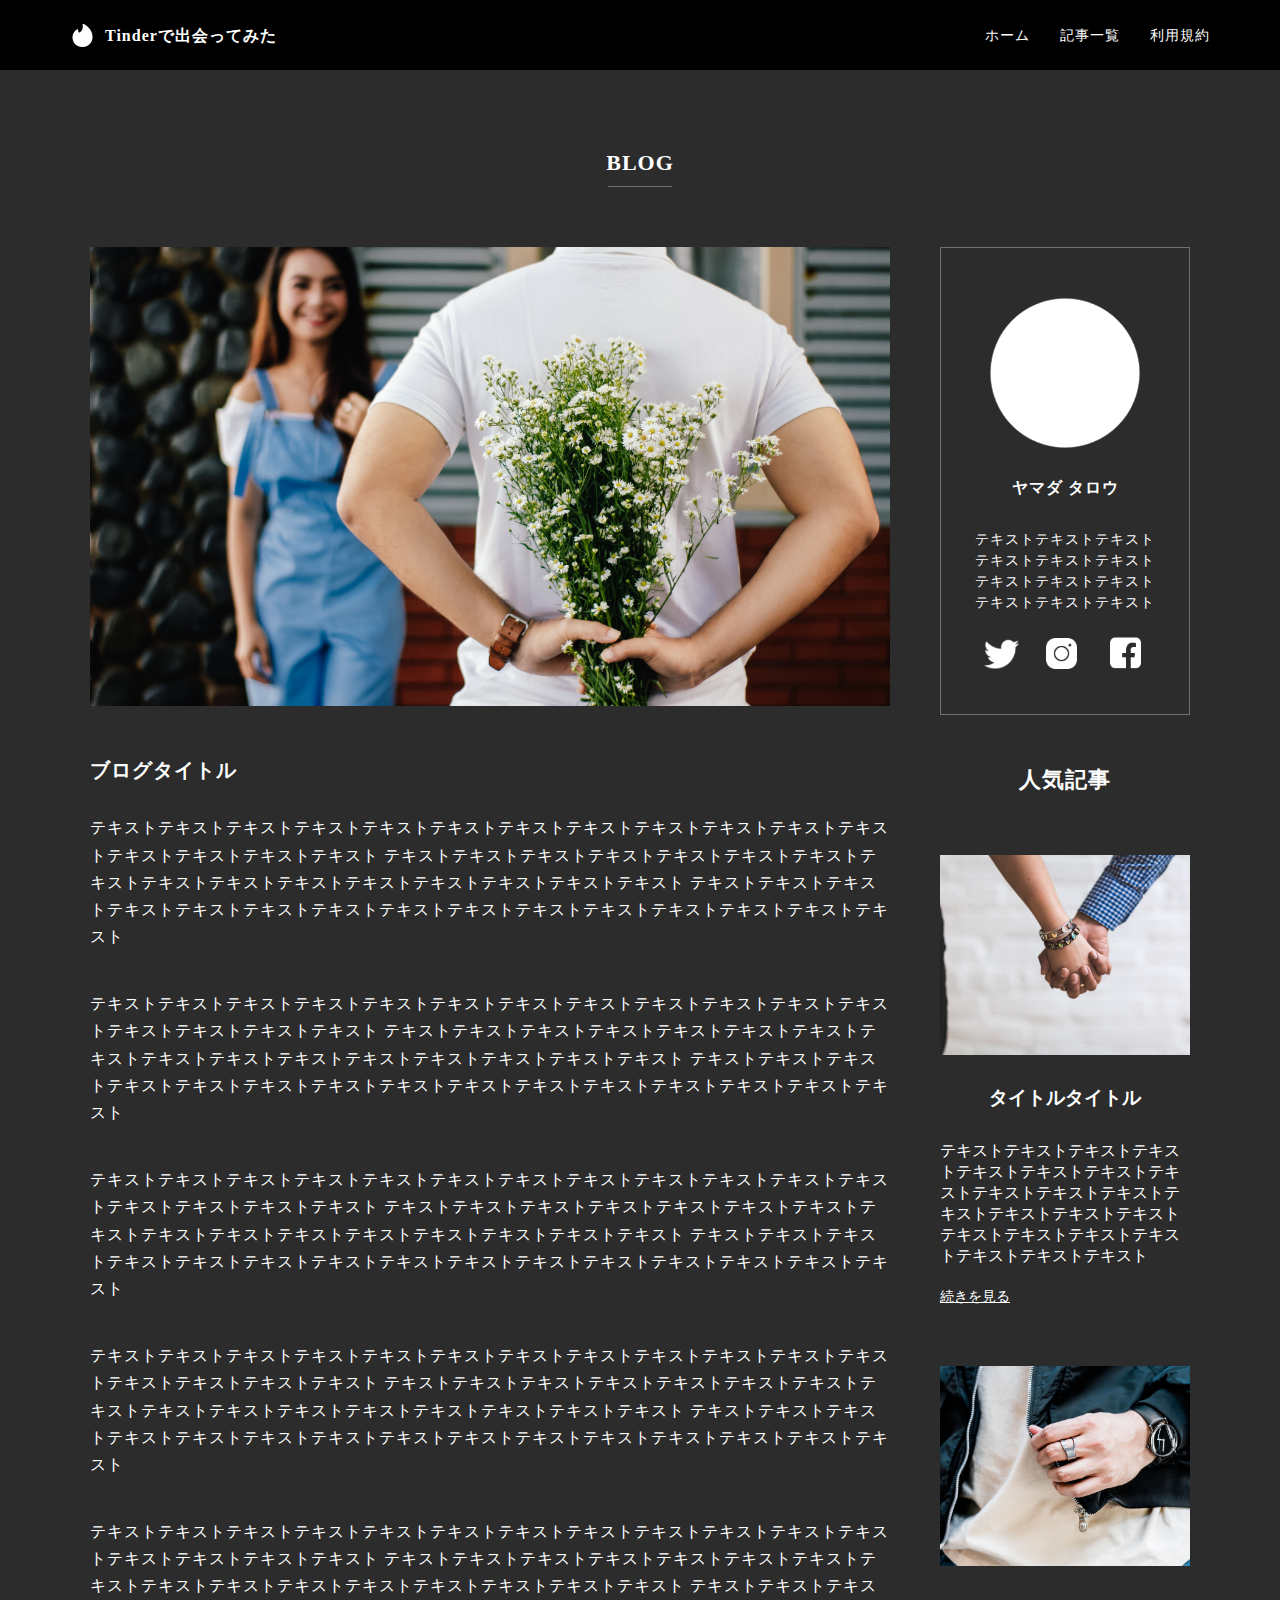
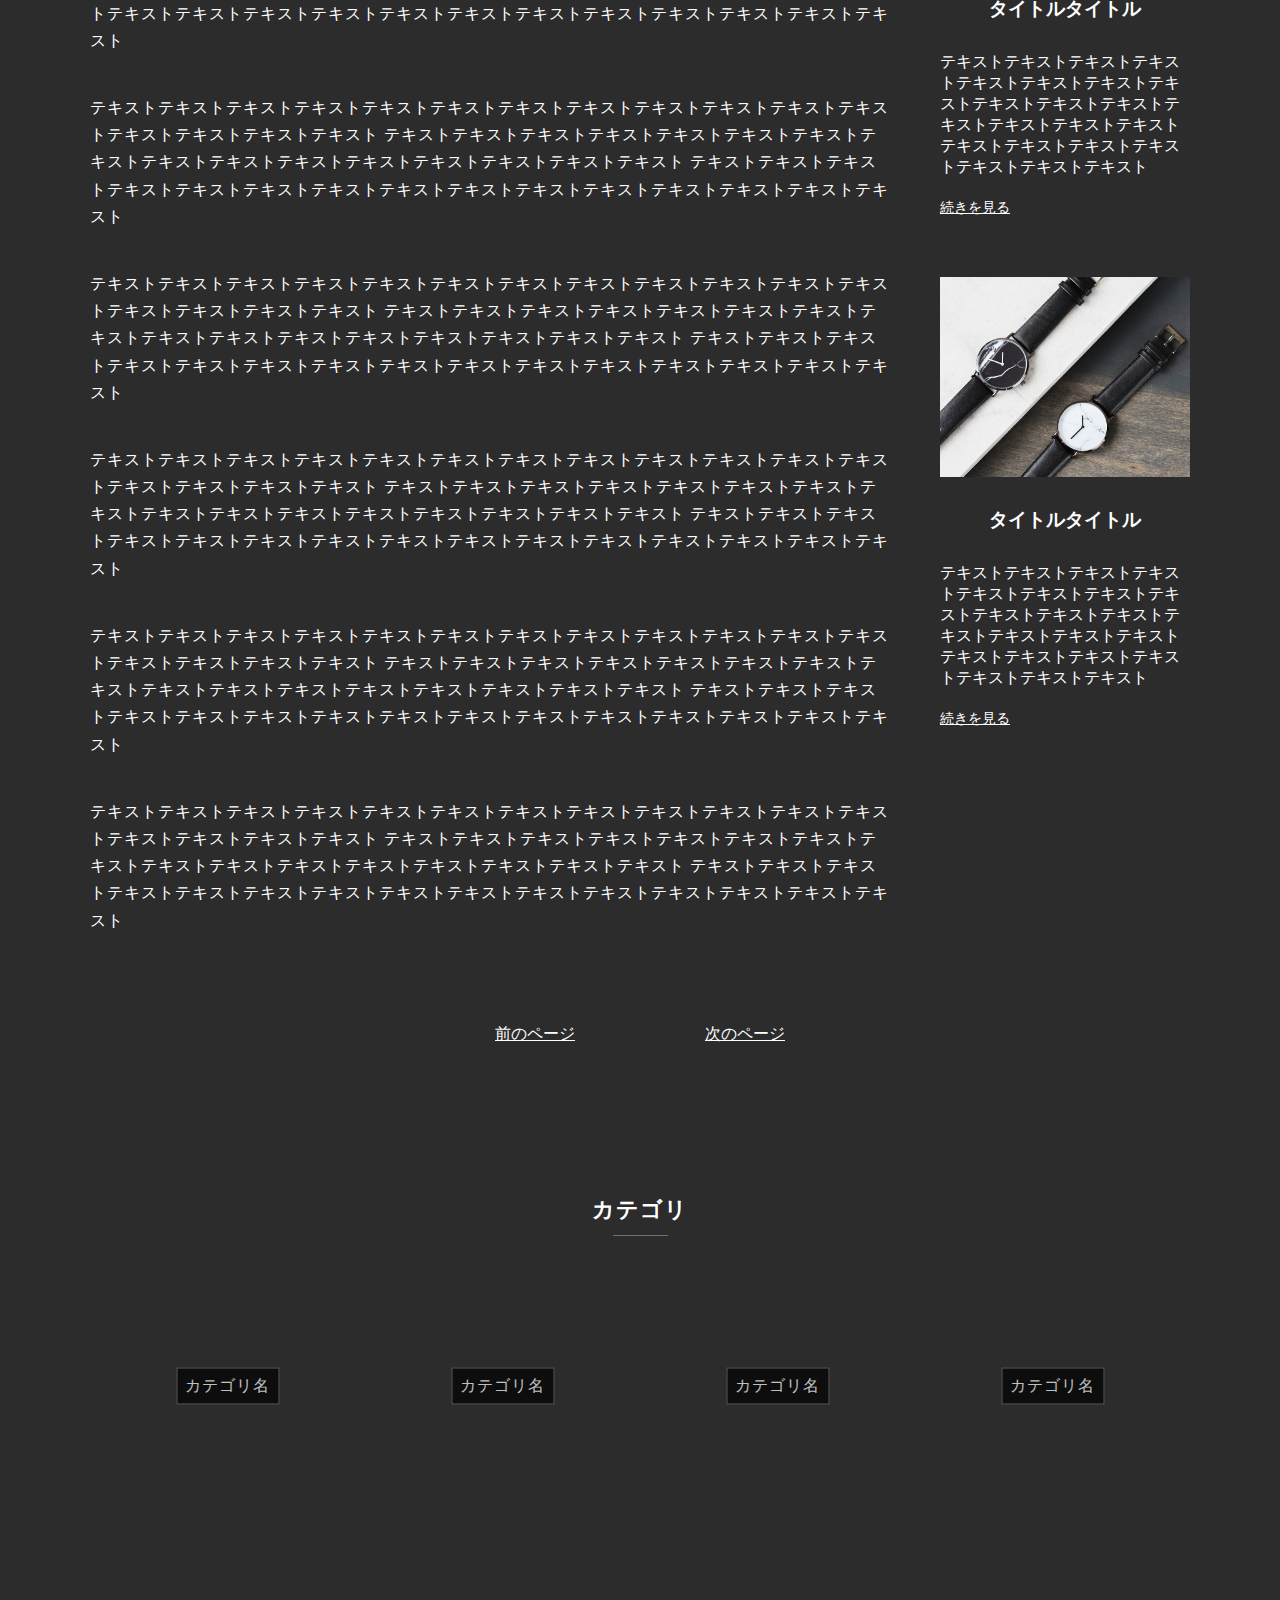
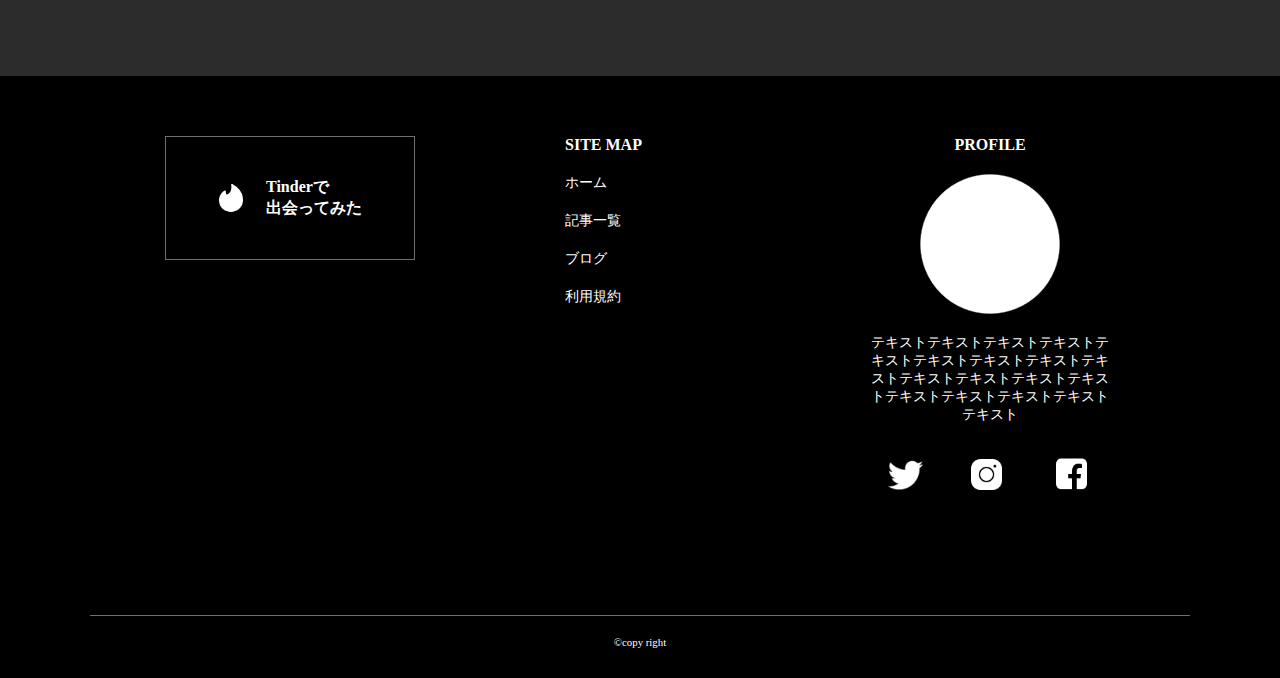
<file: blog.html>
<!DOCTYPE html>
<html lang="ja">
<head>
    <meta charset="UTF-8">
    <meta http-equiv="X-UA-Compatible" content="IE=edge">
    <meta name="viewport" content="width=device-width, initial-scale=1.0">
    <meta name="description" content="Tinderで出会ってみた">
    <link rel="stylesheet" href="reset.css">
    <link rel="stylesheet" href="style.css">
    <link rel="icon" href="https://yasu-works.github.io/coconara-works2/icons8.png">
    <!-- タイトル名 -->
    <title>BLOG|Tinderで出会ってみた</title>
    <script src="https://ajax.googleapis.com/ajax/libs/jquery/2.1.4/jquery.min.js"></script>
</head>
<body>
    <!-- ヘッダー -->
    <header id="header">
        <div class="header-wrapper">
            <div class="site-title">
                <a href="https://yasu-works.github.io/coconara-works2/">
                    <img class="icon" src="https://yasu-works.github.io/coconara-works2/icons8.png" alt="Tinder白アイコン">
                    <h1>Tinderで出会ってみた</h1>
                </a>
            </div>

            <!-- ハンバーガーメニューボタン -->
            <div id="toggle_btn" class="toggle_btn pc-toogle">
                <span></span>
                <span></span>
                <span></span>
            </div>

            <div id="modal" class="modal-sp"></div>


            <!-- PC用ハンバーガーメニュー -->
            <nav>
                <ul class="pc-navmenu">
                    <li><a href="https://yasu-works.github.io/coconara-works2">ホーム</a></li>
                    <li><a href="https://yasu-works.github.io/coconara-works2/archive.html">記事一覧</a></li>
                    <li><a href="https://yasu-works.github.io/coconara-works2/terms-of-service.html">利用規約</a></li>
                </ul>
            </nav>

            <!-- SP用ハンバーガーメニュー -->
            <ul id="menu" class="menu-sp">
                <li><a href="https://yasu-works.github.io/coconara-works2">ホーム</a></li>
                <li><a href="https://yasu-works.github.io/coconara-works2/archive.html">記事一覧</a></li>
                <li><a href="https://yasu-works.github.io/coconara-works2/terms-of-service.html">利用規約</a></li>
            </ul>
        </div>
    </header>

    <!-- ブログページタイトル -->
    <div class="blog-title">
        <h3 class="section-title">BLOG<span class="title-border"></span></h3>
    </div>

        <!-- コンテンツ部分のワッパー（横幅指定） -->
    <div class="contents-wrapper">
        <div class="blog-flex">
            <main class="main-wrapper">
                <!-- ブログコンテンツ -->
                <div class="blog-contents">
                    <img src="https://yasu-works.github.io/coconara-works2/blog-img.png" alt="ブログメイン画像">
                    <h2>ブログタイトル</h2>
                    <p>
                        テキストテキストテキストテキストテキストテキストテキストテキストテキストテキストテキストテキストテキストテキストテキストテキスト
                        テキストテキストテキストテキストテキストテキストテキストテキストテキストテキストテキストテキストテキストテキストテキストテキスト
                        テキストテキストテキストテキストテキストテキストテキストテキストテキストテキストテキストテキストテキストテキストテキスト
                    </p>
                    <p>
                        テキストテキストテキストテキストテキストテキストテキストテキストテキストテキストテキストテキストテキストテキストテキストテキスト
                        テキストテキストテキストテキストテキストテキストテキストテキストテキストテキストテキストテキストテキストテキストテキストテキスト
                        テキストテキストテキストテキストテキストテキストテキストテキストテキストテキストテキストテキストテキストテキストテキスト
                    </p>
                    <p>
                        テキストテキストテキストテキストテキストテキストテキストテキストテキストテキストテキストテキストテキストテキストテキストテキスト
                        テキストテキストテキストテキストテキストテキストテキストテキストテキストテキストテキストテキストテキストテキストテキストテキスト
                        テキストテキストテキストテキストテキストテキストテキストテキストテキストテキストテキストテキストテキストテキストテキスト
                    </p>
                    <p>
                        テキストテキストテキストテキストテキストテキストテキストテキストテキストテキストテキストテキストテキストテキストテキストテキスト
                        テキストテキストテキストテキストテキストテキストテキストテキストテキストテキストテキストテキストテキストテキストテキストテキスト
                        テキストテキストテキストテキストテキストテキストテキストテキストテキストテキストテキストテキストテキストテキストテキスト
                    </p>
                    <p>
                        テキストテキストテキストテキストテキストテキストテキストテキストテキストテキストテキストテキストテキストテキストテキストテキスト
                        テキストテキストテキストテキストテキストテキストテキストテキストテキストテキストテキストテキストテキストテキストテキストテキスト
                        テキストテキストテキストテキストテキストテキストテキストテキストテキストテキストテキストテキストテキストテキストテキスト
                    </p>
                    <p>
                        テキストテキストテキストテキストテキストテキストテキストテキストテキストテキストテキストテキストテキストテキストテキストテキスト
                        テキストテキストテキストテキストテキストテキストテキストテキストテキストテキストテキストテキストテキストテキストテキストテキスト
                        テキストテキストテキストテキストテキストテキストテキストテキストテキストテキストテキストテキストテキストテキストテキスト
                    </p>
                    <p>
                        テキストテキストテキストテキストテキストテキストテキストテキストテキストテキストテキストテキストテキストテキストテキストテキスト
                        テキストテキストテキストテキストテキストテキストテキストテキストテキストテキストテキストテキストテキストテキストテキストテキスト
                        テキストテキストテキストテキストテキストテキストテキストテキストテキストテキストテキストテキストテキストテキストテキスト
                    </p>
                    <p>
                        テキストテキストテキストテキストテキストテキストテキストテキストテキストテキストテキストテキストテキストテキストテキストテキスト
                        テキストテキストテキストテキストテキストテキストテキストテキストテキストテキストテキストテキストテキストテキストテキストテキスト
                        テキストテキストテキストテキストテキストテキストテキストテキストテキストテキストテキストテキストテキストテキストテキスト
                    </p>
                    <p>
                        テキストテキストテキストテキストテキストテキストテキストテキストテキストテキストテキストテキストテキストテキストテキストテキスト
                        テキストテキストテキストテキストテキストテキストテキストテキストテキストテキストテキストテキストテキストテキストテキストテキスト
                        テキストテキストテキストテキストテキストテキストテキストテキストテキストテキストテキストテキストテキストテキストテキスト
                    </p>
                    <p>
                        テキストテキストテキストテキストテキストテキストテキストテキストテキストテキストテキストテキストテキストテキストテキストテキスト
                        テキストテキストテキストテキストテキストテキストテキストテキストテキストテキストテキストテキストテキストテキストテキストテキスト
                        テキストテキストテキストテキストテキストテキストテキストテキストテキストテキストテキストテキストテキストテキストテキスト
                    </p>
                </div>
            </main>
            
            <!-- サイドバーコンテンツ -->
            <aside class="sidebar">
                <!-- サイドバー：プロフィール -->
                <div class="blog-profile">
                    <img src="https://yasu-works.github.io/coconara-works2/profile-img-sample.png" alt="プロフィール画像">
                    <h3>ヤマダ タロウ</h3>
                    <p>
                        テキストテキストテキストテキストテキストテキストテキストテキストテキストテキストテキストテキスト
                    </p>
                    <ul class="blog-pr-icons">
                        <li><a href="#"><img src="https://yasu-works.github.io/coconara-works2/icons8-ツイッター-50.png" alt="Twitterアイコン"></a></li>
                        <li><a href="#"><img src="https://yasu-works.github.io/coconara-works2/icons8-インスタグラム-50.png" alt="Instagramアイコン"></a></li>
                        <li><a href="#"><img class="facebook-icon" src="https://yasu-works.github.io/coconara-works2/icons8-フェイスブック-64.png" alt="Facebookアイコン"></a></li>
                    </ul>
                </div>
    
                <!-- サイドバー：記事部分 -->
                <div class="sidebar-blog">    
                    <h3 class="section-title">人気記事</h3>
                    <ul class="blog-list">
                        <li class="blog-item">
                            <a href="https://yasu-works.github.io/coconara-works2/blog.html">
                                <img src="https://yasu-works.github.io/coconara-works2/archive-img6.png" alt="ブログイメージ画像">
                                <h4>タイトルタイトル</h4>
                            </a>
                            <p>テキストテキストテキストテキストテキストテキストテキストテキストテキストテキストテキストテキストテキストテキストテキストテキストテキストテキストテキストテキストテキストテキスト</p>
                            <a class="next-page" href="#">続きを見る</a>
                        </li>
                        <li class="blog-item">
                            <a href="https://yasu-works.github.io/coconara-works2/blog.html">
                                <img src="https://yasu-works.github.io/coconara-works2/archive-img2.png" alt="ブログイメージ画像">
                                <h4>タイトルタイトル</h4>
                            </a>
                            <p>テキストテキストテキストテキストテキストテキストテキストテキストテキストテキストテキストテキストテキストテキストテキストテキストテキストテキストテキストテキストテキストテキスト</p>
                            <a class="next-page" href="#">続きを見る</a>
                        </li>
                        <li class="blog-item">
                            <a href="https://yasu-works.github.io/coconara-works2/blog.html">
                                <img src="https://yasu-works.github.io/coconara-works2/archive-img4.png" alt="ブログイメージ画像">
                                <h4>タイトルタイトル</h4>
                            </a>
                            <p>テキストテキストテキストテキストテキストテキストテキストテキストテキストテキストテキストテキストテキストテキストテキストテキストテキストテキストテキストテキストテキストテキスト</p>
                            <a class="next-page" href="#">続きを見る</a>
                        </li>
                        <!-- サイドバー：SP表示時にプラスで表示させる記事部分（3記事分） -->
                        <li class="blog-item sp-bloglist-active">
                            <a href="https://yasu-works.github.io/coconara-works2/blog.html">
                                <img src="https://yasu-works.github.io/coconara-works2/blog-img3.png" alt="ブログイメージ画像">
                                <h4>タイトルタイトル</h4>
                            </a>
                            <p>テキストテキストテキストテキストテキストテキストテキストテキストテキストテキストテキストテキストテキストテキストテキストテキストテキストテキストテキストテキストテキストテキスト</p>
                            <a class="next-page" href="#">続きを見る</a>
                        </li>
                        <li class="blog-item sp-bloglist-active">
                            <a href="https://yasu-works.github.io/coconara-works2/blog.html">
                                <img src="https://yasu-works.github.io/coconara-works2/archive-img1.png" alt="ブログイメージ画像">
                                <h4>タイトルタイトル</h4>
                            </a>
                            <p>テキストテキストテキストテキストテキストテキストテキストテキストテキストテキストテキストテキストテキストテキストテキストテキストテキストテキストテキストテキストテキストテキスト</p>
                            <a class="next-page" href="#">続きを見る</a>
                        </li>
                        <li class="blog-item sp-bloglist-active">
                            <a href="https://yasu-works.github.io/coconara-works2/blog.html">
                                <img src="https://yasu-works.github.io/coconara-works2/watch.png" alt="ブログイメージ画像">
                                <h4>タイトルタイトル</h4>
                            </a>
                            <p>テキストテキストテキストテキストテキストテキストテキストテキストテキストテキストテキストテキストテキストテキストテキストテキストテキストテキストテキストテキストテキストテキスト</p>
                            <a class="next-page" href="#">続きを見る</a>
                        </li>
                    </ul>
                </div>
            </aside>
        </div>
        <ul class="blog-page-link">
            <li><a href="">前のページ</a></li>
            <li><a href="">次のページ</a></li>
        </ul>
        <!-- カテゴリ -->
        <section class="category">
            <div>
                <h3 class="section-title">カテゴリ<span class="title-border"></span></h3>
            </div>
            <div>
                <ul class="category-list">
                    <a href="https://yasu-works.github.io/coconara-works2/category1.html">
                        <li class="category-item category-img1">
                            <p>カテゴリ名</p>
                        </li>
                    </a>
                    <a href="https://yasu-works.github.io/coconara-works2/category2.html">
                        <li class="category-item category-img2">
                            <p>カテゴリ名</p>
                        </li>
                    </a>
                    <a href="https://yasu-works.github.io/coconara-works2/category3.html">
                        <li class="category-item category-img3">
                            <p>カテゴリ名</p>
                        </li>
                    </a>
                    <a href="https://yasu-works.github.io/coconara-works2/category4.html">
                        <li class="category-item category-img4">
                            <p>カテゴリ名</p>
                        </li>
                    </a>
                </ul>
            </div>
        </section>
    </div>

    <!-- フッター -->
    <footer id="footer" class="footer-wrapper">
        <nav class="footer-nav">
            <ul class="footer-item">
                <!-- ブログタイトル -->
                <li class="footer-itemlist">
                    <div class="footer-title">
                        <img src="https://yasu-works.github.io/coconara-works2/icons8.png" alt="Tinder白アイコン">
                        <h1>Tinderで<br>出会ってみた</h1>
                    </div>
                </li>
                <div class="ft-flex">
                    <!-- サイトマップ -->
                    <div class="footer-columm-reverse">
                        <li class="footer-itemlist ft-sitemap">
                            <h3>SITE MAP</h3>
                            <ul class="site-map">
                                <a href="https://yasu-works.github.io/coconara-works2"><li>ホーム</li></a>
                                <a href="https://yasu-works.github.io/coconara-works2/archive.html"><li>記事一覧</li></a>
                                <a href="https://yasu-works.github.io/coconara-works2/blog.html"><li>ブログ</li></a>
                                <a href="https://yasu-works.github.io/coconara-works2/terms-of-service.html"><li>利用規約</li></a>
                            </ul>
                        </li>
                    </div>
                    <div class="footer-columm-revers">
                        <!-- フッター：プロフィール -->
                        <li class="footer-itemlist ft-profile-center">
                            <h4>PROFILE</h4>
                            <img class="ft-pr-ic" src="https://yasu-works.github.io/coconara-works2/profile-img-sample.png" alt="プロフィール画像">
                            <p class="ft-profile-text">テキストテキストテキストテキストテキストテキストテキストテキストテキストテキストテキストテキストテキストテキストテキストテキストテキストテキスト</p>
                            <h3 class="ft-link-text">LINK</h3>
                            <!-- SNSアイコンリスト -->
                            <ul class="sns-icon-list">
                                <li><a href="#"><img src="https://yasu-works.github.io/coconara-works2/icons8-ツイッター-50.png" alt="Twitterアイコン"></a></li>
                                <li><a href="#"><img src="https://yasu-works.github.io/coconara-works2/icons8-インスタグラム-50.png" alt="Instagramアイコン"></a></li>
                                <li><a href="#"><img class="facebook-icon" src="https://yasu-works.github.io/coconara-works2/icons8-フェイスブック-64.png" alt="Facebookアイコン"></a></li>
                            </ul>
                        </li>
                    </div>
                </div>
            </ul>
        </nav>
        <p class="copyright">&copy;copy right</p>
    </footer>
    <script src="./hamburger.js"></script>
</body>
</html>
</file>
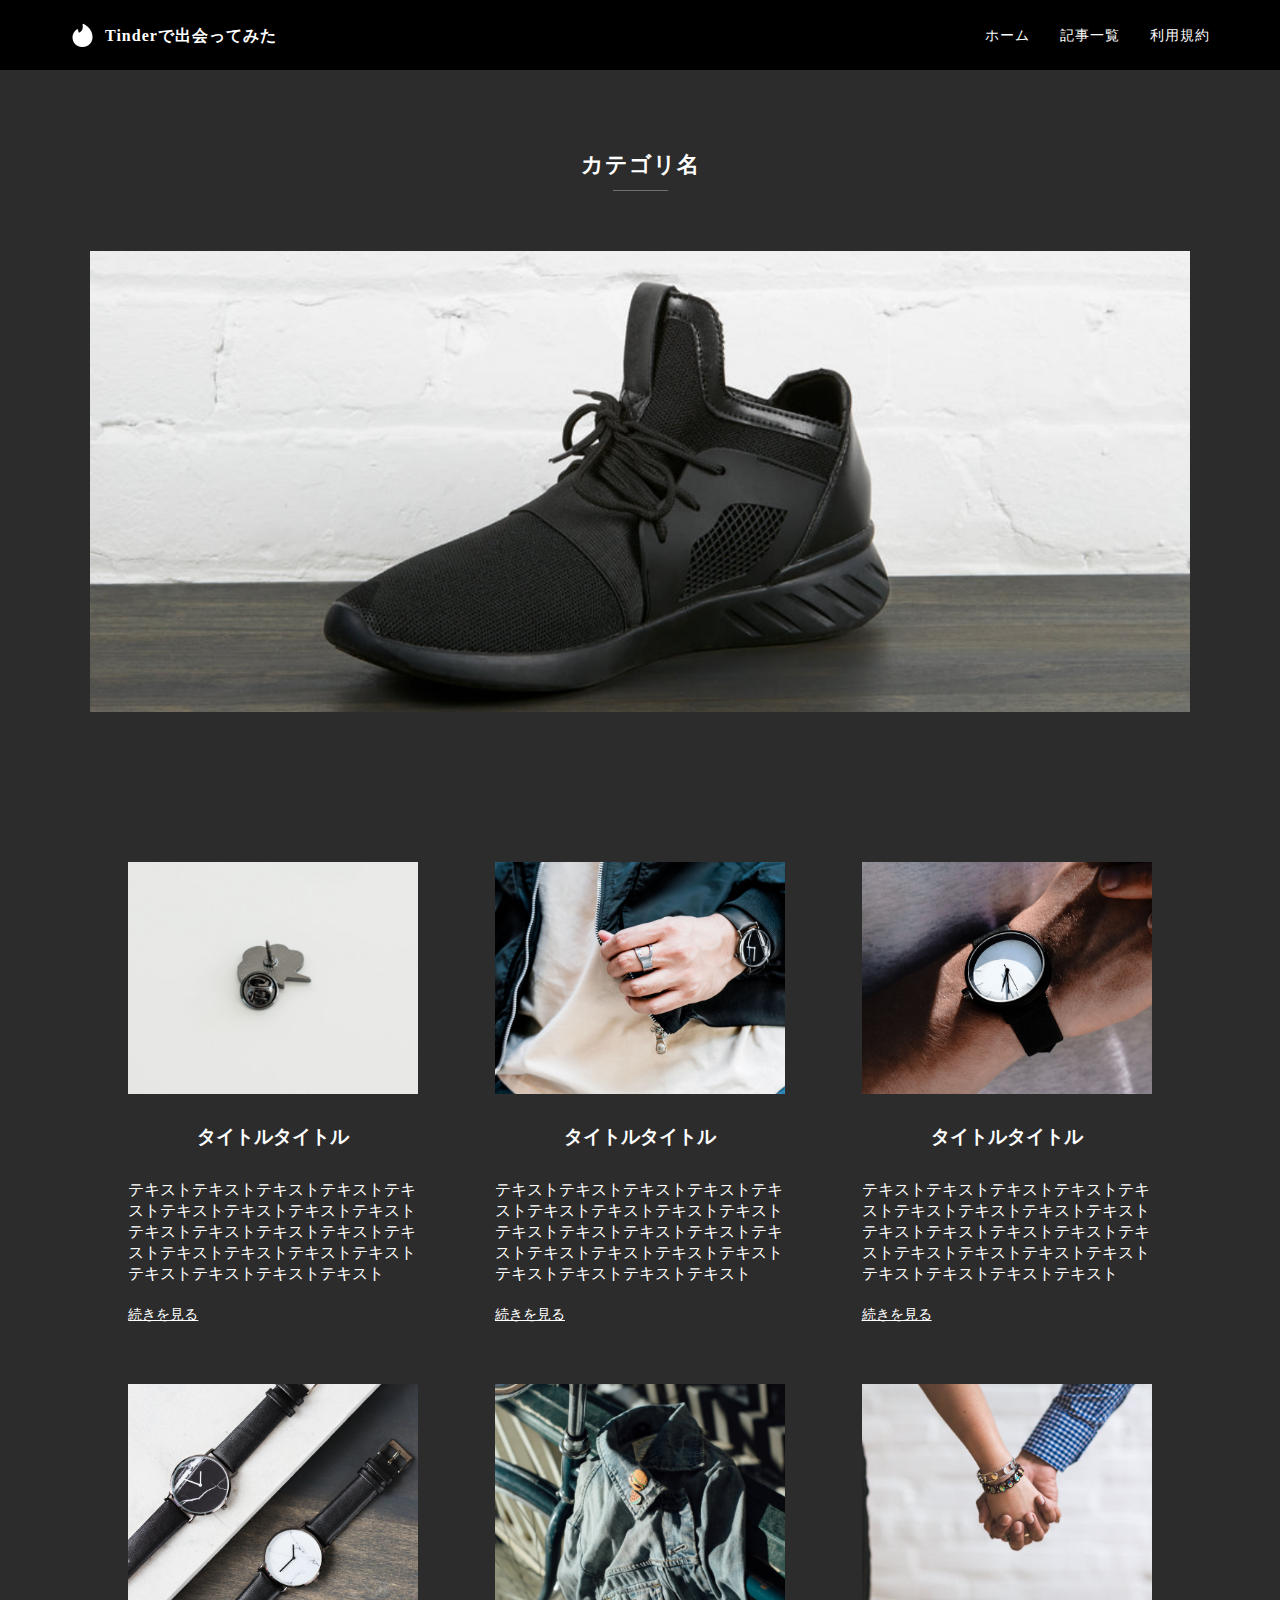
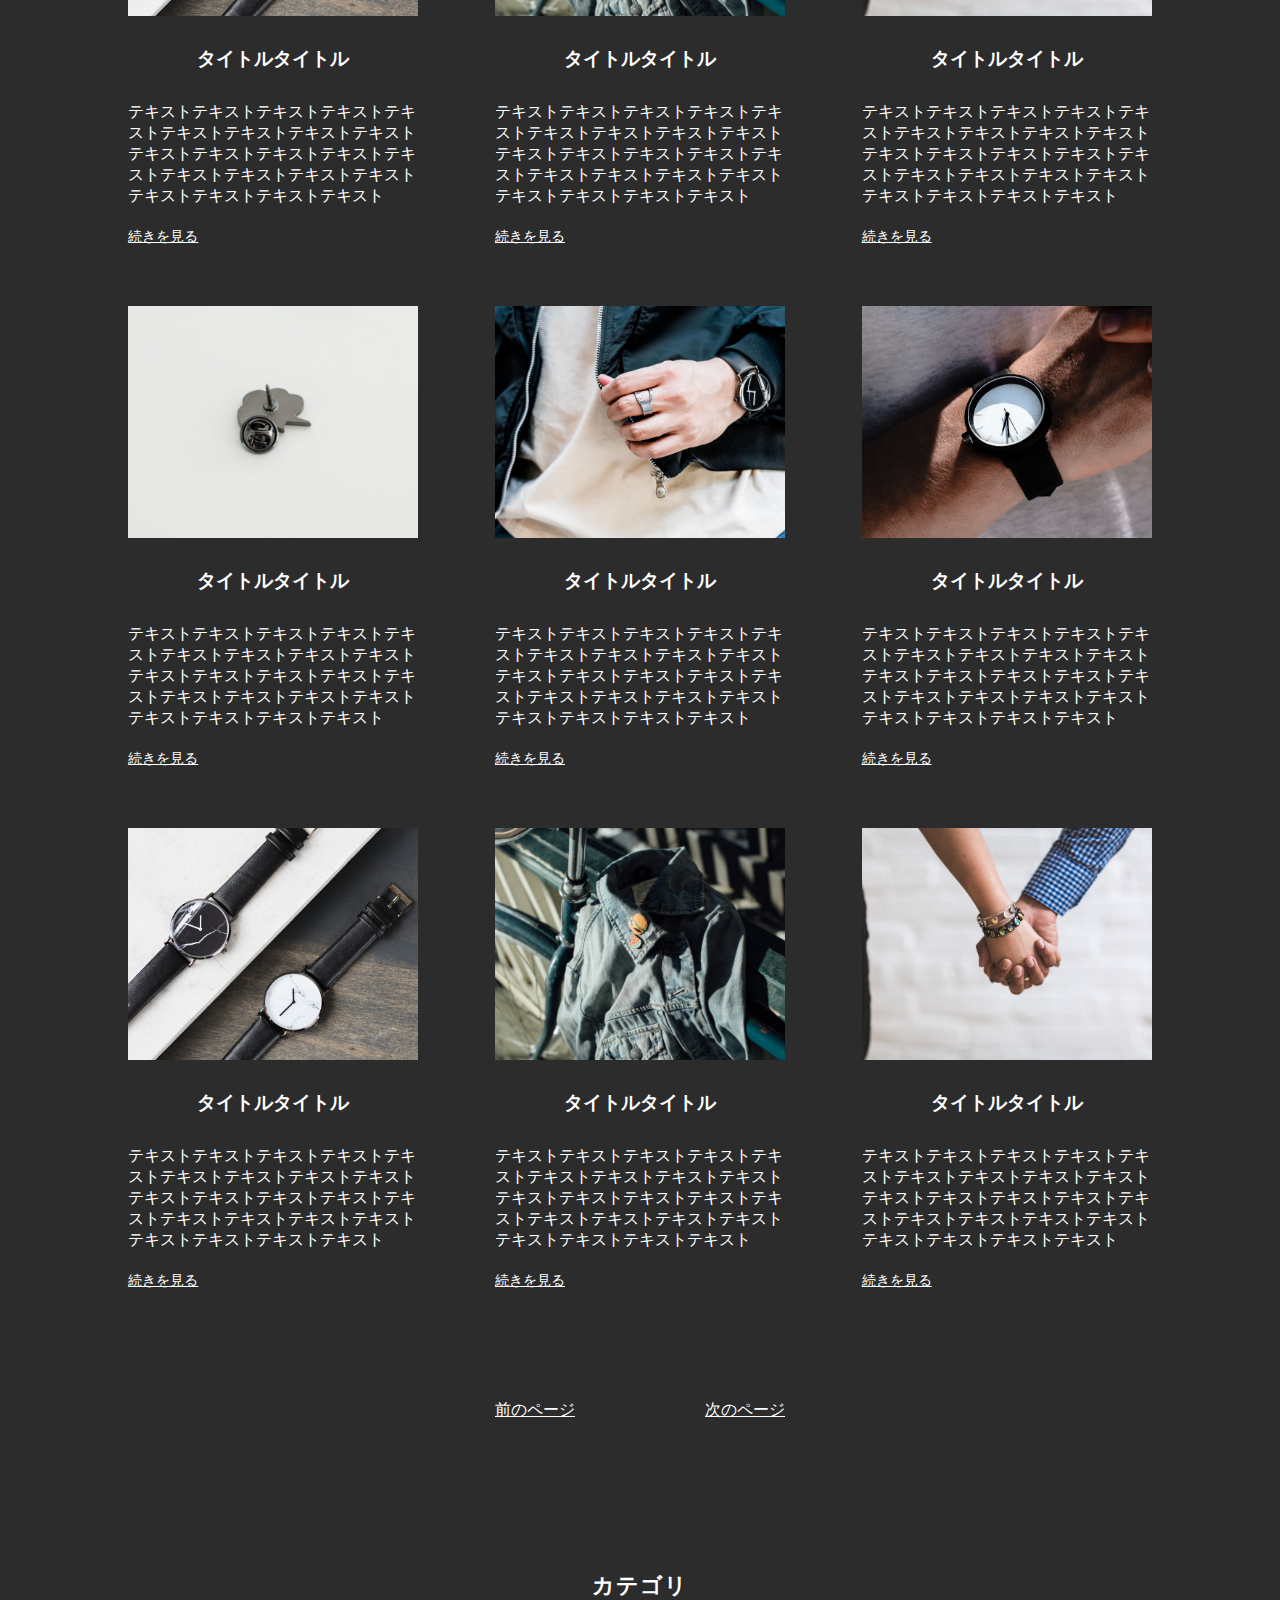
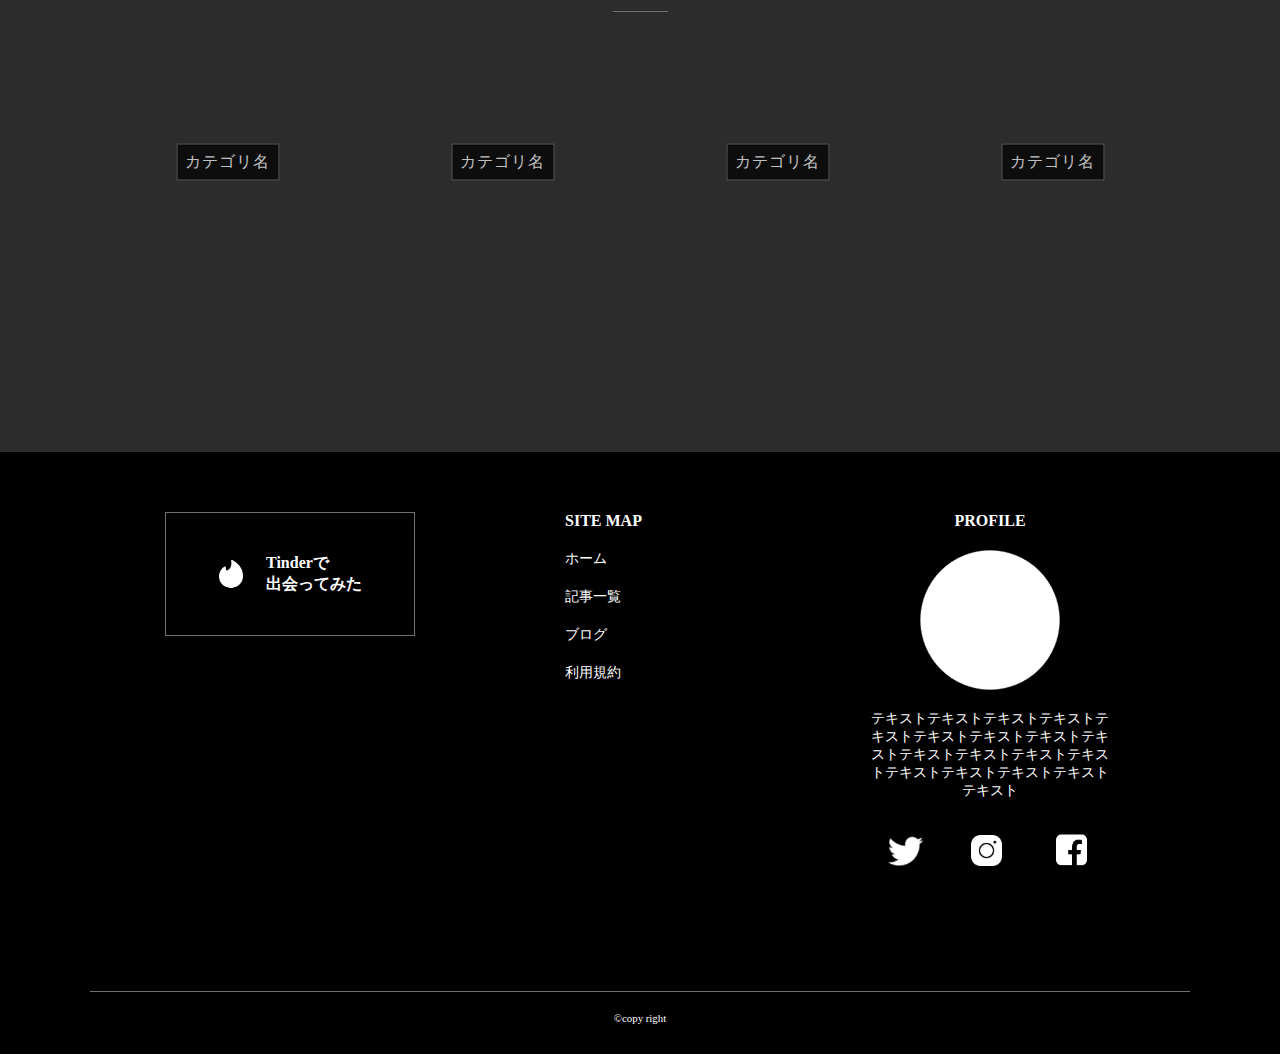
<file: category2.html>
<!DOCTYPE html>
<html lang="ja">
<head>
    <meta charset="UTF-8">
    <meta http-equiv="X-UA-Compatible" content="IE=edge">
    <meta name="viewport" content="width=device-width, initial-scale=1.0">
    <meta name="description" content="Tinderで出会ってみた">
    <link rel="stylesheet" href="reset.css">
    <link rel="stylesheet" href="style.css">
    <link rel="icon" href="https://yasu-works.github.io/coconara-works2/icons8.png">
    <!-- タイトル名 -->
    <title>カテゴリ名|Tinderで出会ってみた</title>
    <script src="https://ajax.googleapis.com/ajax/libs/jquery/2.1.4/jquery.min.js"></script>
</head>
<body>
    <!-- ヘッダー -->
    <header id="header">
        <div class="header-wrapper">
            <div class="site-title">
                <a href="https://yasu-works.github.io/coconara-works2/">
                    <img class="icon" src="https://yasu-works.github.io/coconara-works2/icons8.png" alt="Tinder白アイコン">
                    <h1>Tinderで出会ってみた</h1>
                </a>
            </div>

            <!-- ハンバーガーメニューボタン -->
            <div id="toggle_btn" class="toggle_btn pc-toogle">
                <span></span>
                <span></span>
                <span></span>
            </div>

            <div id="modal" class="modal-sp"></div>


            <!-- PC用ハンバーガーメニュー -->
            <nav>
                <ul class="pc-navmenu">
                    <li><a href="https://yasu-works.github.io/coconara-works2">ホーム</a></li>
                    <li><a href="https://yasu-works.github.io/coconara-works2/archive.html">記事一覧</a></li>
                    <li><a href="https://yasu-works.github.io/coconara-works2/terms-of-service.html">利用規約</a></li>
                </ul>
            </nav>

            <!-- SP用ハンバーガーメニュー -->
            <ul id="menu" class="menu-sp">
                <li><a href="https://yasu-works.github.io/coconara-works2">ホーム</a></li>
                <li><a href="https://yasu-works.github.io/coconara-works2/archive.html">記事一覧</a></li>
                <li><a href="https://yasu-works.github.io/coconara-works2/terms-of-service.html">利用規約</a></li>
            </ul>
        </div>
    </header>

    <main>
        <!-- コンテンツ部分のワッパー（横幅指定） -->
        <div class="contents-wrapper">
            <section class="archive-title">
                <!-- 記事一覧タイトル -->
                <div>
                    <h3 class="section-title">カテゴリ名<span class="title-border"></span></h3>
                </div>
                <div>
                    <img class="pc-img" src="https://yasu-works.github.io/coconara-works2/category-img-pc2.png" alt="カテゴリの画像PC表示">
                    <img class="sp-img" src="https://yasu-works.github.io/coconara-works2/category-img-sp2.png" alt="カテゴリの画像SP表示">
                </div>
            </section>

            <!-- 最新記事コンテンツ -->
            <section class="archive-new">
                <div>
                    <!-- ブログリスト -->
                    <ul class="blog-list">
                        <li class="blog-item">
                            <a href="https://yasu-works.github.io/coconara-works2/blog.html">
                                <img src="https://yasu-works.github.io/coconara-works2/archive-img1.png" alt="ブログイメージ画像">
                                <h4>タイトルタイトル</h4>
                            </a>
                            <p>テキストテキストテキストテキストテキストテキストテキストテキストテキストテキストテキストテキストテキストテキストテキストテキストテキストテキストテキストテキストテキストテキスト</p>
                            <a class="next-page" href="https://yasu-works.github.io/coconara-works2/blog.html">続きを見る</a>
                        </li>
                        <li class="blog-item">
                            <a href="https://yasu-works.github.io/coconara-works2/blog.html">
                                <img src="https://yasu-works.github.io/coconara-works2/archive-img2.png" alt="ブログイメージ画像">
                                <h4>タイトルタイトル</h4>
                            </a>
                            <p>テキストテキストテキストテキストテキストテキストテキストテキストテキストテキストテキストテキストテキストテキストテキストテキストテキストテキストテキストテキストテキストテキスト</p>
                            <a class="next-page" href="https://yasu-works.github.io/coconara-works2/blog.html">続きを見る</a>
                        </li>
                        <li class="blog-item">
                            <a href="https://yasu-works.github.io/coconara-works2/blog.html">
                                <img src="https://yasu-works.github.io/coconara-works2/archive-img3.png" alt="ブログイメージ画像">
                                <h4>タイトルタイトル</h4>
                            </a>
                            <p>テキストテキストテキストテキストテキストテキストテキストテキストテキストテキストテキストテキストテキストテキストテキストテキストテキストテキストテキストテキストテキストテキスト</p>
                            <a class="next-page" href="https://yasu-works.github.io/coconara-works2/blog.html">続きを見る</a>
                        </li>
                        <li class="blog-item">
                            <a href="https://yasu-works.github.io/coconara-works2/blog.html">
                                <img src="https://yasu-works.github.io/coconara-works2/archive-img4.png" alt="ブログイメージ画像">
                                <h4>タイトルタイトル</h4>
                            </a>
                            <p>テキストテキストテキストテキストテキストテキストテキストテキストテキストテキストテキストテキストテキストテキストテキストテキストテキストテキストテキストテキストテキストテキスト</p>
                            <a class="next-page" href="https://yasu-works.github.io/coconara-works2/blog.html">続きを見る</a>
                        </li>
                        <li class="blog-item">
                            <a href="https://yasu-works.github.io/coconara-works2/blog.html">
                                <img src="https://yasu-works.github.io/coconara-works2/archive-img5.png" alt="ブログイメージ画像">
                                <h4>タイトルタイトル</h4>
                            </a>
                            <p>テキストテキストテキストテキストテキストテキストテキストテキストテキストテキストテキストテキストテキストテキストテキストテキストテキストテキストテキストテキストテキストテキスト</p>
                            <a class="next-page" href="https://yasu-works.github.io/coconara-works2/blog.html">続きを見る</a>
                        </li>
                        <li class="blog-item">
                            <a href="https://yasu-works.github.io/coconara-works2/blog.html">
                                <img src="https://yasu-works.github.io/coconara-works2/archive-img6.png" alt="ブログイメージ画像">
                                <h4>タイトルタイトル</h4>
                            </a>
                            <p>テキストテキストテキストテキストテキストテキストテキストテキストテキストテキストテキストテキストテキストテキストテキストテキストテキストテキストテキストテキストテキストテキスト</p>
                            <a class="next-page" href="https://yasu-works.github.io/coconara-works2/blog.html">続きを見る</a>
                        </li>
                        <li class="blog-item">
                            <a href="https://yasu-works.github.io/coconara-works2/blog.html">
                                <img src="https://yasu-works.github.io/coconara-works2/archive-img1.png" alt="ブログイメージ画像">
                                <h4>タイトルタイトル</h4>
                            </a>
                            <p>テキストテキストテキストテキストテキストテキストテキストテキストテキストテキストテキストテキストテキストテキストテキストテキストテキストテキストテキストテキストテキストテキスト</p>
                            <a class="next-page" href="https://yasu-works.github.io/coconara-works2/blog.html">続きを見る</a>
                        </li>
                        <li class="blog-item">
                            <a href="https://yasu-works.github.io/coconara-works2/blog.html">
                                <img src="https://yasu-works.github.io/coconara-works2/archive-img2.png" alt="ブログイメージ画像">
                                <h4>タイトルタイトル</h4>
                            </a>
                            <p>テキストテキストテキストテキストテキストテキストテキストテキストテキストテキストテキストテキストテキストテキストテキストテキストテキストテキストテキストテキストテキストテキスト</p>
                            <a class="next-page" href="https://yasu-works.github.io/coconara-works2/blog.html">続きを見る</a>
                        </li>
                        <li class="blog-item">
                            <a href="https://yasu-works.github.io/coconara-works2/blog.html">
                                <img src="https://yasu-works.github.io/coconara-works2/archive-img3.png" alt="ブログイメージ画像">
                                <h4>タイトルタイトル</h4>
                            </a>
                            <p>テキストテキストテキストテキストテキストテキストテキストテキストテキストテキストテキストテキストテキストテキストテキストテキストテキストテキストテキストテキストテキストテキスト</p>
                            <a class="next-page" href="https://yasu-works.github.io/coconara-works2/blog.html">続きを見る</a>
                        </li>
                        <li class="blog-item">
                            <a href="https://yasu-works.github.io/coconara-works2/blog.html">
                                <img src="https://yasu-works.github.io/coconara-works2/archive-img4.png" alt="ブログイメージ画像">
                                <h4>タイトルタイトル</h4>
                            </a>
                            <p>テキストテキストテキストテキストテキストテキストテキストテキストテキストテキストテキストテキストテキストテキストテキストテキストテキストテキストテキストテキストテキストテキスト</p>
                            <a class="next-page" href="https://yasu-works.github.io/coconara-works2/blog.html">続きを見る</a>
                        </li>
                        <li class="blog-item">
                            <a href="https://yasu-works.github.io/coconara-works2/blog.html">
                                <img src="https://yasu-works.github.io/coconara-works2/archive-img5.png" alt="ブログイメージ画像">
                                <h4>タイトルタイトル</h4>
                            </a>
                            <p>テキストテキストテキストテキストテキストテキストテキストテキストテキストテキストテキストテキストテキストテキストテキストテキストテキストテキストテキストテキストテキストテキスト</p>
                            <a class="next-page" href="https://yasu-works.github.io/coconara-works2/blog.html">続きを見る</a>
                        </li>
                        <li class="blog-item">
                            <a href="https://yasu-works.github.io/coconara-works2/blog.html">
                                <img src="https://yasu-works.github.io/coconara-works2/archive-img6.png" alt="ブログイメージ画像">
                                <h4>タイトルタイトル</h4>
                            </a>
                            <p>テキストテキストテキストテキストテキストテキストテキストテキストテキストテキストテキストテキストテキストテキストテキストテキストテキストテキストテキストテキストテキストテキスト</p>
                            <a class="next-page" href="https://yasu-works.github.io/coconara-works2/blog.html">続きを見る</a>
                        </li>
                    </ul>
                    <ul class="blog-page-link">
                        <li><a href="">前のページ</a></li>
                        <li><a href="">次のページ</a></li>
                    </ul>
                </div>
            </section>



            <!-- カテゴリ -->
            <section class="category">
                <div>
                    <h3 class="section-title">カテゴリ<span class="title-border"></span></h3>
                </div>
                <div>
                    <ul class="category-list">
                        <a href="https://yasu-works.github.io/coconara-works2/category1.html">
                            <li class="category-item category-img1">
                                <p>カテゴリ名</p>
                            </li>
                        </a>
                        <a href="https://yasu-works.github.io/coconara-works2/category2.html">
                            <li class="category-item category-img2">
                                <p>カテゴリ名</p>
                            </li>
                        </a>
                        <a href="https://yasu-works.github.io/coconara-works2/category3.html">
                            <li class="category-item category-img3">
                                <p>カテゴリ名</p>
                            </li>
                        </a>
                        <a href="https://yasu-works.github.io/coconara-works2/category4.html">
                            <li class="category-item category-img4">
                                <p>カテゴリ名</p>
                            </li>
                        </a>
                    </ul>
                </div>
            </section>
        </div>
    </main>

    <!-- フッター -->
    <footer id="footer" class="footer-wrapper">
        <nav class="footer-nav">
            <ul class="footer-item">
                <!-- ブログタイトル -->
                <li class="footer-itemlist">
                    <div class="footer-title">
                        <img src="https://yasu-works.github.io/coconara-works2/icons8.png" alt="Tinder白アイコン">
                        <h1>Tinderで<br>出会ってみた</h1>
                    </div>
                </li>
                <div class="ft-flex">
                    <!-- サイトマップ -->
                    <div class="footer-columm-reverse">
                        <li class="footer-itemlist ft-sitemap">
                            <h3>SITE MAP</h3>
                            <ul class="site-map">
                                <a href="https://yasu-works.github.io/coconara-works2"><li>ホーム</li></a>
                                <a href="https://yasu-works.github.io/coconara-works2/archive.html"><li>記事一覧</li></a>
                                <a href="https://yasu-works.github.io/coconara-works2/blog.html"><li>ブログ</li></a>
                                <a href="https://yasu-works.github.io/coconara-works2/terms-of-service.html"><li>利用規約</li></a>
                            </ul>
                        </li>
                    </div>
                    <div class="footer-columm-revers">
                        <!-- フッター：プロフィール -->
                        <li class="footer-itemlist ft-profile-center">
                            <h4>PROFILE</h4>
                            <img class="ft-pr-ic" src="https://yasu-works.github.io/coconara-works2/profile-img-sample.png" alt="プロフィール画像">
                            <p class="ft-profile-text">テキストテキストテキストテキストテキストテキストテキストテキストテキストテキストテキストテキストテキストテキストテキストテキストテキストテキスト</p>
                            <h3 class="ft-link-text">LINK</h3>
                            <!-- SNSアイコンリスト -->
                            <ul class="sns-icon-list">
                                <li><a href="#"><img src="https://yasu-works.github.io/coconara-works2/icons8-ツイッター-50.png" alt="Twitterアイコン"></a></li>
                                <li><a href="#"><img src="https://yasu-works.github.io/coconara-works2/icons8-インスタグラム-50.png" alt="Instagramアイコン"></a></li>
                                <li><a href="#"><img class="facebook-icon" src="https://yasu-works.github.io/coconara-works2/icons8-フェイスブック-64.png" alt="Facebookアイコン"></a></li>
                            </ul>
                        </li>
                    </div>
                </div>
            </ul>
        </nav>
        <p class="copyright">&copy;copy right</p>
    </footer>
    <script src="./hamburger.js"></script>
</body>
</html>
</file>
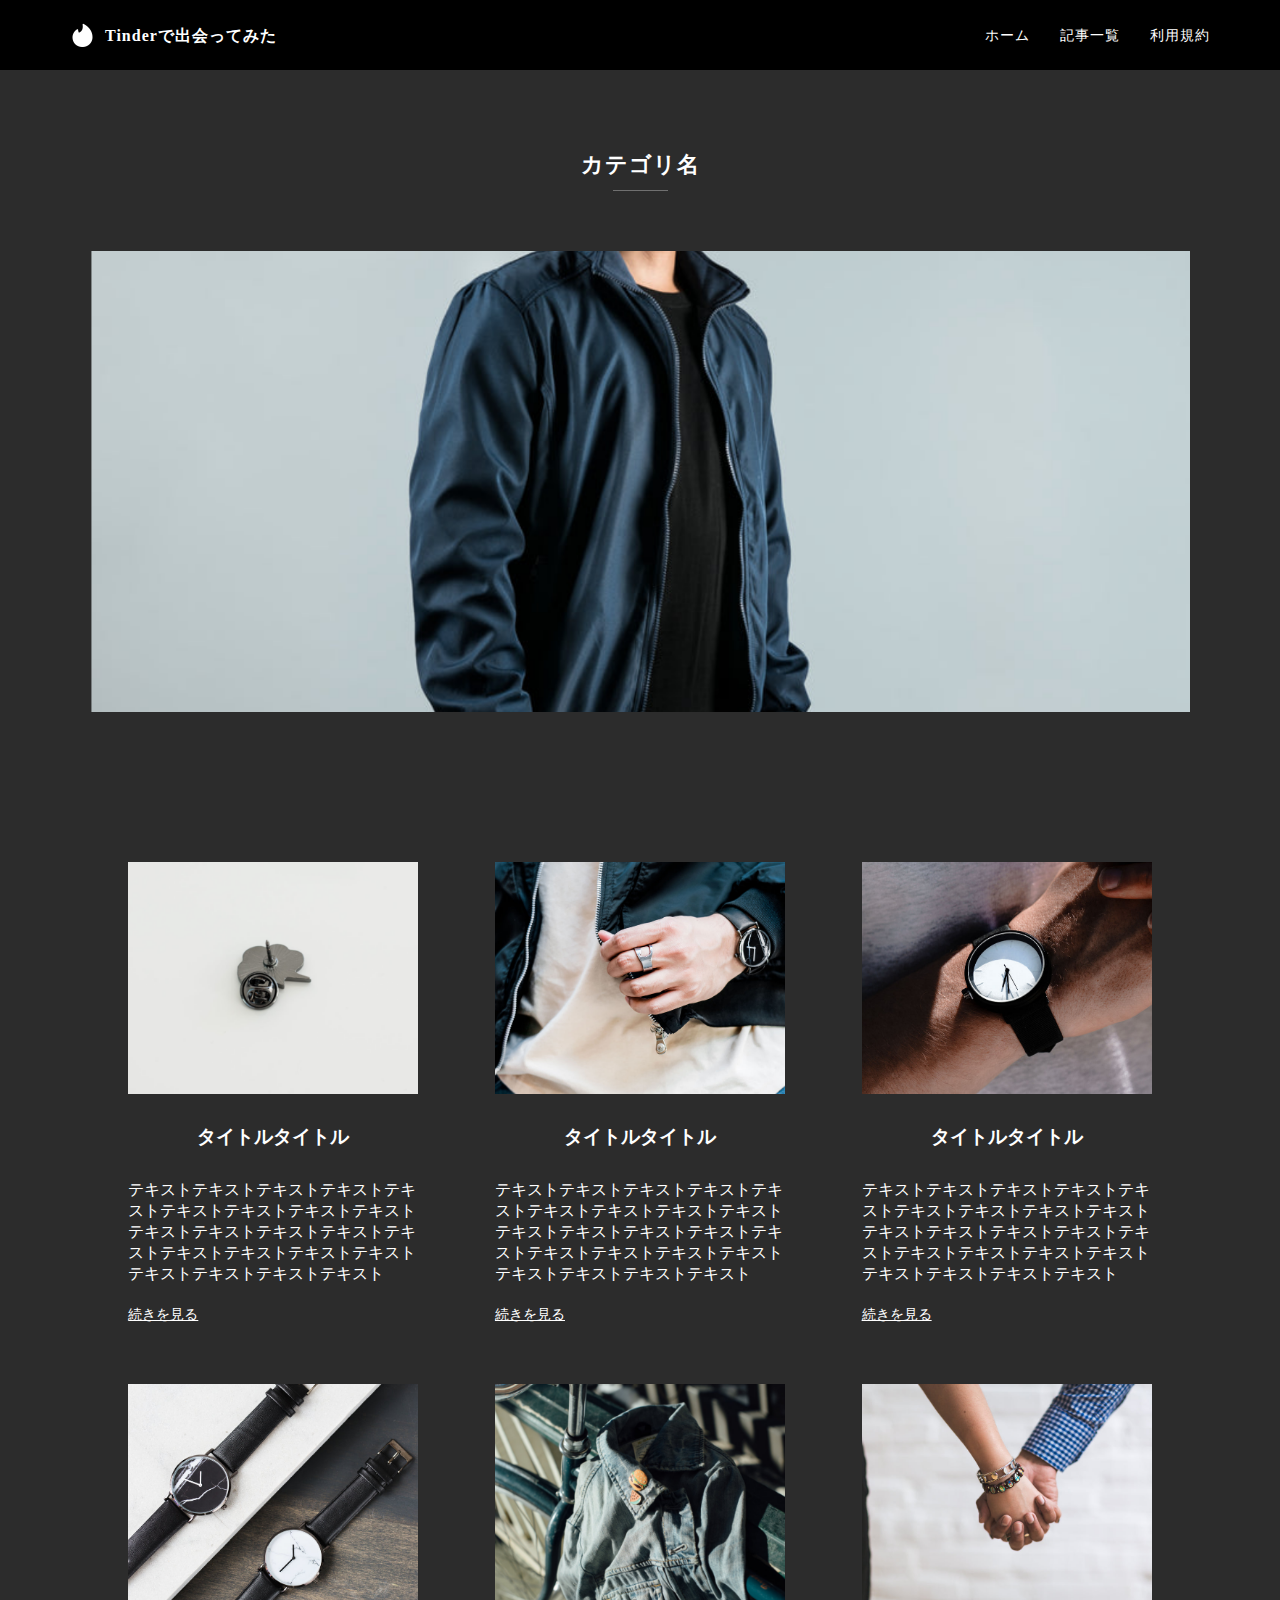
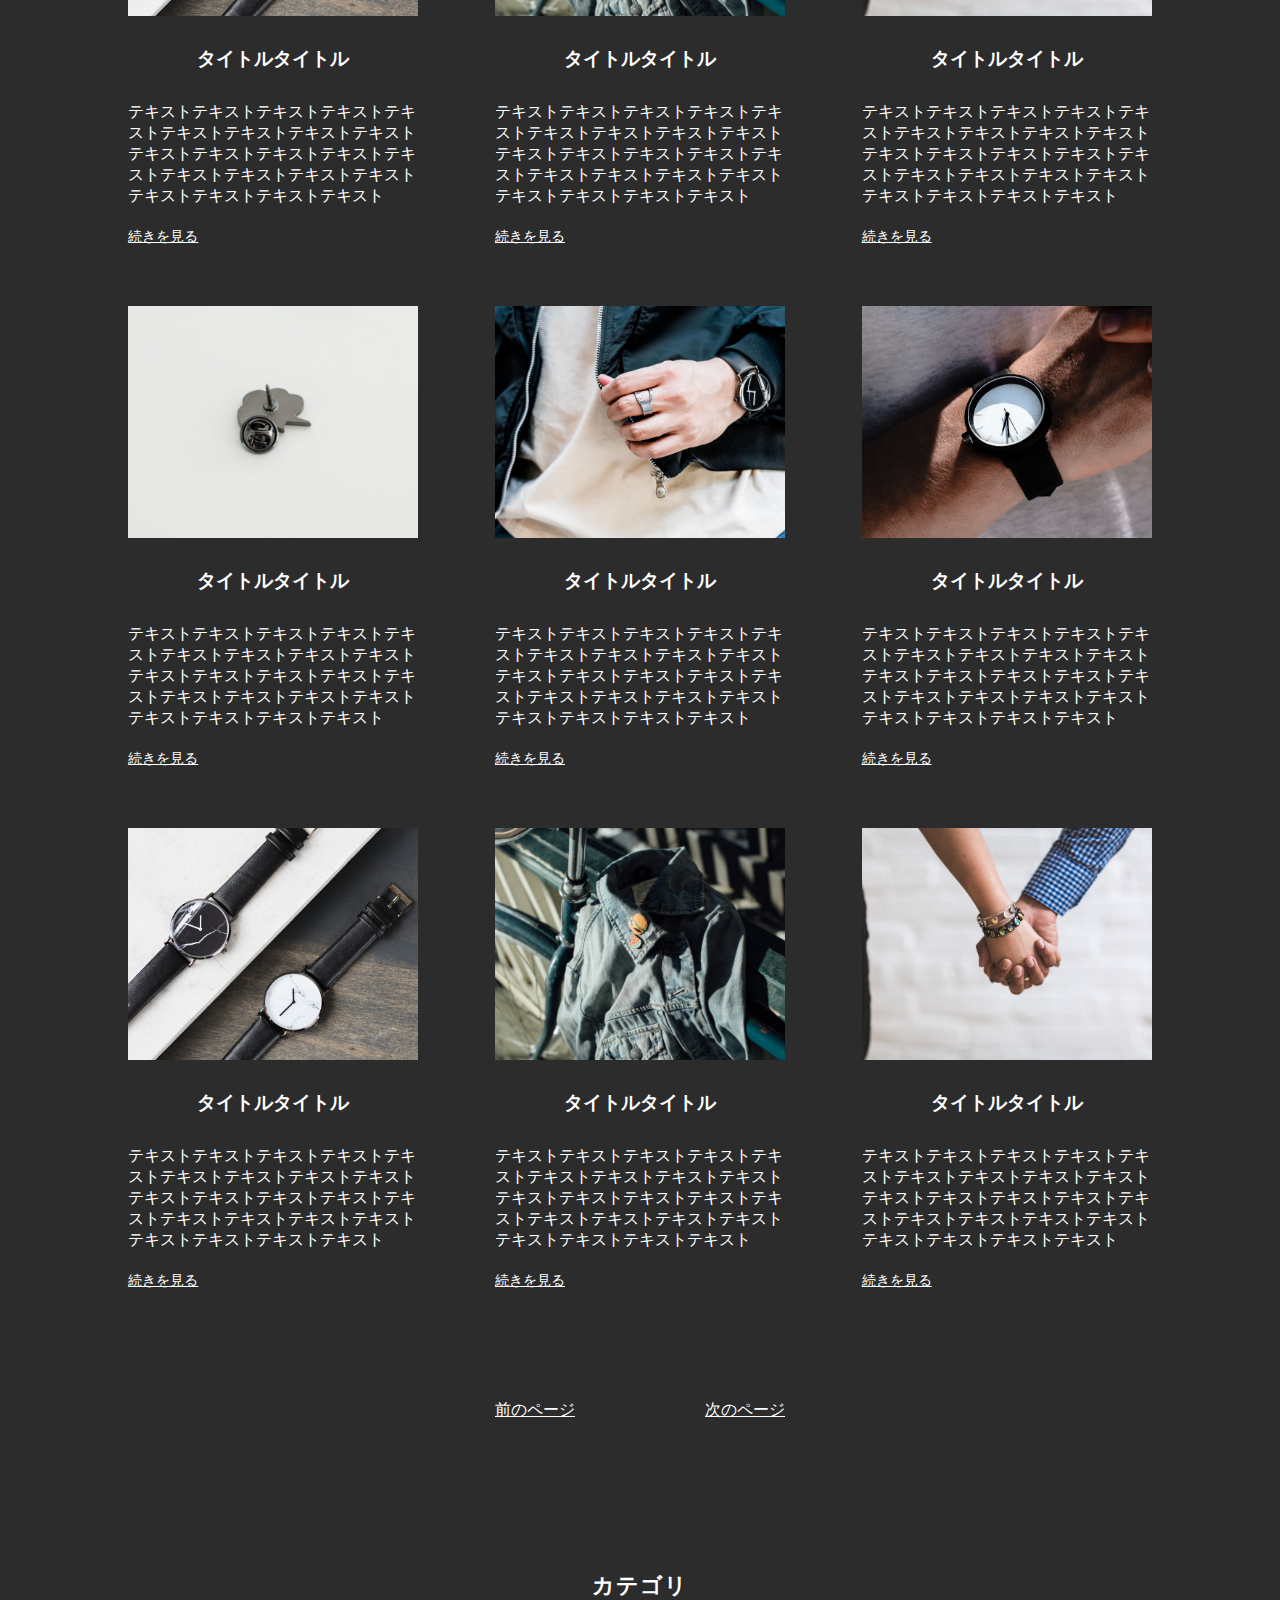
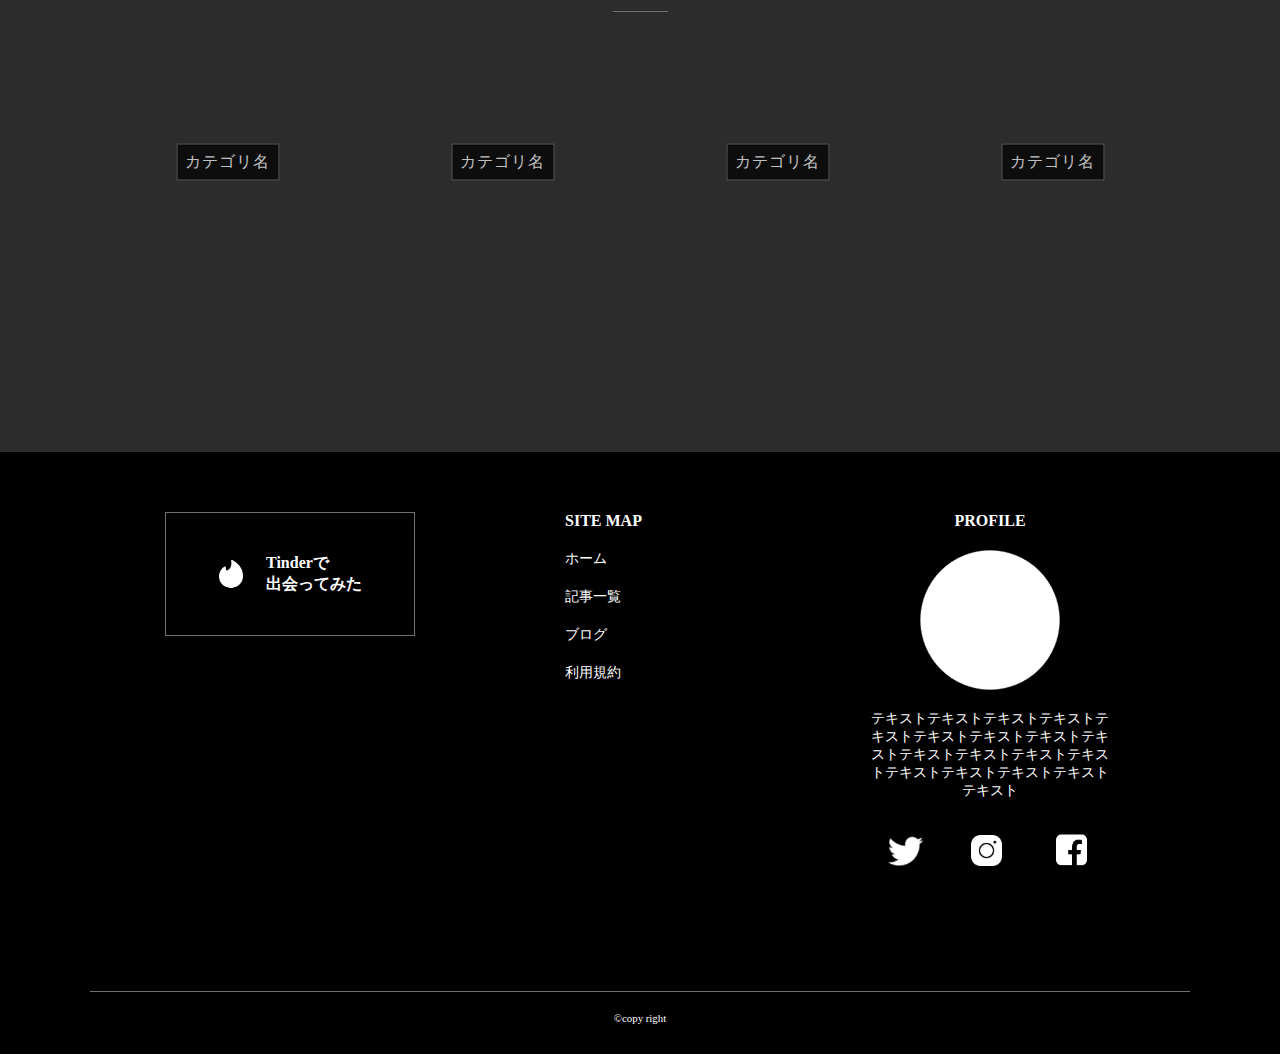
<file: category3.html>
<!DOCTYPE html>
<html lang="ja">
<head>
    <meta charset="UTF-8">
    <meta http-equiv="X-UA-Compatible" content="IE=edge">
    <meta name="viewport" content="width=device-width, initial-scale=1.0">
    <meta name="description" content="Tinderで出会ってみた">
    <link rel="stylesheet" href="reset.css">
    <link rel="stylesheet" href="style.css">
    <link rel="icon" href="https://yasu-works.github.io/coconara-works2/icons8.png">
    <!-- タイトル名 -->
    <title>カテゴリ名|Tinderで出会ってみた</title>
    <script src="https://ajax.googleapis.com/ajax/libs/jquery/2.1.4/jquery.min.js"></script>
</head>
<body>
    <!-- ヘッダー -->
    <header id="header">
        <div class="header-wrapper">
            <div class="site-title">
                <a href="https://yasu-works.github.io/coconara-works2/">
                    <img class="icon" src="https://yasu-works.github.io/coconara-works2/icons8.png" alt="Tinder白アイコン">
                    <h1>Tinderで出会ってみた</h1>
                </a>
            </div>

            <!-- ハンバーガーメニューボタン -->
            <div id="toggle_btn" class="toggle_btn pc-toogle">
                <span></span>
                <span></span>
                <span></span>
            </div>

            <div id="modal" class="modal-sp"></div>


            <!-- PC用ハンバーガーメニュー -->
            <nav>
                <ul class="pc-navmenu">
                    <li><a href="https://yasu-works.github.io/coconara-works2">ホーム</a></li>
                    <li><a href="https://yasu-works.github.io/coconara-works2/archive.html">記事一覧</a></li>
                    <li><a href="https://yasu-works.github.io/coconara-works2/terms-of-service.html">利用規約</a></li>
                </ul>
            </nav>

            <!-- SP用ハンバーガーメニュー -->
            <ul id="menu" class="menu-sp">
                <li><a href="https://yasu-works.github.io/coconara-works2">ホーム</a></li>
                <li><a href="https://yasu-works.github.io/coconara-works2/archive.html">記事一覧</a></li>
                <li><a href="https://yasu-works.github.io/coconara-works2/terms-of-service.html">利用規約</a></li>
            </ul>
        </div>
    </header>

    <main>
        <!-- コンテンツ部分のワッパー（横幅指定） -->
        <div class="contents-wrapper">
            <section class="archive-title">
                <!-- 記事一覧タイトル -->
                <div>
                    <h3 class="section-title">カテゴリ名<span class="title-border"></span></h3>
                </div>
                <div>
                    <img class="pc-img" src="https://yasu-works.github.io/coconara-works2/category-img-pc3.png" alt="カテゴリの画像PC表示">
                    <img class="sp-img" src="https://yasu-works.github.io/coconara-works2/category-img-sp3.png" alt="カテゴリの画像SP表示">
                </div>
            </section>

            <!-- 最新記事コンテンツ -->
            <section class="archive-new">
                <div>
                    <!-- ブログリスト -->
                    <ul class="blog-list">
                        <li class="blog-item">
                            <a href="https://yasu-works.github.io/coconara-works2/blog.html">
                                <img src="https://yasu-works.github.io/coconara-works2/archive-img1.png" alt="ブログイメージ画像">
                                <h4>タイトルタイトル</h4>
                            </a>
                            <p>テキストテキストテキストテキストテキストテキストテキストテキストテキストテキストテキストテキストテキストテキストテキストテキストテキストテキストテキストテキストテキストテキスト</p>
                            <a class="next-page" href="https://yasu-works.github.io/coconara-works2/blog.html">続きを見る</a>
                        </li>
                        <li class="blog-item">
                            <a href="https://yasu-works.github.io/coconara-works2/blog.html">
                                <img src="https://yasu-works.github.io/coconara-works2/archive-img2.png" alt="ブログイメージ画像">
                                <h4>タイトルタイトル</h4>
                            </a>
                            <p>テキストテキストテキストテキストテキストテキストテキストテキストテキストテキストテキストテキストテキストテキストテキストテキストテキストテキストテキストテキストテキストテキスト</p>
                            <a class="next-page" href="https://yasu-works.github.io/coconara-works2/blog.html">続きを見る</a>
                        </li>
                        <li class="blog-item">
                            <a href="https://yasu-works.github.io/coconara-works2/blog.html">
                                <img src="https://yasu-works.github.io/coconara-works2/archive-img3.png" alt="ブログイメージ画像">
                                <h4>タイトルタイトル</h4>
                            </a>
                            <p>テキストテキストテキストテキストテキストテキストテキストテキストテキストテキストテキストテキストテキストテキストテキストテキストテキストテキストテキストテキストテキストテキスト</p>
                            <a class="next-page" href="https://yasu-works.github.io/coconara-works2/blog.html">続きを見る</a>
                        </li>
                        <li class="blog-item">
                            <a href="https://yasu-works.github.io/coconara-works2/blog.html">
                                <img src="https://yasu-works.github.io/coconara-works2/archive-img4.png" alt="ブログイメージ画像">
                                <h4>タイトルタイトル</h4>
                            </a>
                            <p>テキストテキストテキストテキストテキストテキストテキストテキストテキストテキストテキストテキストテキストテキストテキストテキストテキストテキストテキストテキストテキストテキスト</p>
                            <a class="next-page" href="https://yasu-works.github.io/coconara-works2/blog.html">続きを見る</a>
                        </li>
                        <li class="blog-item">
                            <a href="https://yasu-works.github.io/coconara-works2/blog.html">
                                <img src="https://yasu-works.github.io/coconara-works2/archive-img5.png" alt="ブログイメージ画像">
                                <h4>タイトルタイトル</h4>
                            </a>
                            <p>テキストテキストテキストテキストテキストテキストテキストテキストテキストテキストテキストテキストテキストテキストテキストテキストテキストテキストテキストテキストテキストテキスト</p>
                            <a class="next-page" href="https://yasu-works.github.io/coconara-works2/blog.html">続きを見る</a>
                        </li>
                        <li class="blog-item">
                            <a href="https://yasu-works.github.io/coconara-works2/blog.html">
                                <img src="https://yasu-works.github.io/coconara-works2/archive-img6.png" alt="ブログイメージ画像">
                                <h4>タイトルタイトル</h4>
                            </a>
                            <p>テキストテキストテキストテキストテキストテキストテキストテキストテキストテキストテキストテキストテキストテキストテキストテキストテキストテキストテキストテキストテキストテキスト</p>
                            <a class="next-page" href="https://yasu-works.github.io/coconara-works2/blog.html">続きを見る</a>
                        </li>
                        <li class="blog-item">
                            <a href="https://yasu-works.github.io/coconara-works2/blog.html">
                                <img src="https://yasu-works.github.io/coconara-works2/archive-img1.png" alt="ブログイメージ画像">
                                <h4>タイトルタイトル</h4>
                            </a>
                            <p>テキストテキストテキストテキストテキストテキストテキストテキストテキストテキストテキストテキストテキストテキストテキストテキストテキストテキストテキストテキストテキストテキスト</p>
                            <a class="next-page" href="https://yasu-works.github.io/coconara-works2/blog.html">続きを見る</a>
                        </li>
                        <li class="blog-item">
                            <a href="https://yasu-works.github.io/coconara-works2/blog.html">
                                <img src="https://yasu-works.github.io/coconara-works2/archive-img2.png" alt="ブログイメージ画像">
                                <h4>タイトルタイトル</h4>
                            </a>
                            <p>テキストテキストテキストテキストテキストテキストテキストテキストテキストテキストテキストテキストテキストテキストテキストテキストテキストテキストテキストテキストテキストテキスト</p>
                            <a class="next-page" href="https://yasu-works.github.io/coconara-works2/blog.html">続きを見る</a>
                        </li>
                        <li class="blog-item">
                            <a href="https://yasu-works.github.io/coconara-works2/blog.html">
                                <img src="https://yasu-works.github.io/coconara-works2/archive-img3.png" alt="ブログイメージ画像">
                                <h4>タイトルタイトル</h4>
                            </a>
                            <p>テキストテキストテキストテキストテキストテキストテキストテキストテキストテキストテキストテキストテキストテキストテキストテキストテキストテキストテキストテキストテキストテキスト</p>
                            <a class="next-page" href="https://yasu-works.github.io/coconara-works2/blog.html">続きを見る</a>
                        </li>
                        <li class="blog-item">
                            <a href="https://yasu-works.github.io/coconara-works2/blog.html">
                                <img src="https://yasu-works.github.io/coconara-works2/archive-img4.png" alt="ブログイメージ画像">
                                <h4>タイトルタイトル</h4>
                            </a>
                            <p>テキストテキストテキストテキストテキストテキストテキストテキストテキストテキストテキストテキストテキストテキストテキストテキストテキストテキストテキストテキストテキストテキスト</p>
                            <a class="next-page" href="https://yasu-works.github.io/coconara-works2/blog.html">続きを見る</a>
                        </li>
                        <li class="blog-item">
                            <a href="https://yasu-works.github.io/coconara-works2/blog.html">
                                <img src="https://yasu-works.github.io/coconara-works2/archive-img5.png" alt="ブログイメージ画像">
                                <h4>タイトルタイトル</h4>
                            </a>
                            <p>テキストテキストテキストテキストテキストテキストテキストテキストテキストテキストテキストテキストテキストテキストテキストテキストテキストテキストテキストテキストテキストテキスト</p>
                            <a class="next-page" href="https://yasu-works.github.io/coconara-works2/blog.html">続きを見る</a>
                        </li>
                        <li class="blog-item">
                            <a href="https://yasu-works.github.io/coconara-works2/blog.html">
                                <img src="https://yasu-works.github.io/coconara-works2/archive-img6.png" alt="ブログイメージ画像">
                                <h4>タイトルタイトル</h4>
                            </a>
                            <p>テキストテキストテキストテキストテキストテキストテキストテキストテキストテキストテキストテキストテキストテキストテキストテキストテキストテキストテキストテキストテキストテキスト</p>
                            <a class="next-page" href="https://yasu-works.github.io/coconara-works2/blog.html">続きを見る</a>
                        </li>
                    </ul>
                    <ul class="blog-page-link">
                        <li><a href="">前のページ</a></li>
                        <li><a href="">次のページ</a></li>
                    </ul>
                </div>
            </section>



            <!-- カテゴリ -->
            <section class="category">
                <div>
                    <h3 class="section-title">カテゴリ<span class="title-border"></span></h3>
                </div>
                <div>
                    <ul class="category-list">
                        <a href="https://yasu-works.github.io/coconara-works2/category1.html">
                            <li class="category-item category-img1">
                                <p>カテゴリ名</p>
                            </li>
                        </a>
                        <a href="https://yasu-works.github.io/coconara-works2/category2.html">
                            <li class="category-item category-img2">
                                <p>カテゴリ名</p>
                            </li>
                        </a>
                        <a href="https://yasu-works.github.io/coconara-works2/category3.html">
                            <li class="category-item category-img3">
                                <p>カテゴリ名</p>
                            </li>
                        </a>
                        <a href="https://yasu-works.github.io/coconara-works2/category4.html">
                            <li class="category-item category-img4">
                                <p>カテゴリ名</p>
                            </li>
                        </a>
                    </ul>
                </div>
            </section>
        </div>
    </main>

    <!-- フッター -->
    <footer id="footer" class="footer-wrapper">
        <nav class="footer-nav">
            <ul class="footer-item">
                <!-- ブログタイトル -->
                <li class="footer-itemlist">
                    <div class="footer-title">
                        <img src="https://yasu-works.github.io/coconara-works2/icons8.png" alt="Tinder白アイコン">
                        <h1>Tinderで<br>出会ってみた</h1>
                    </div>
                </li>
                <div class="ft-flex">
                    <!-- サイトマップ -->
                    <div class="footer-columm-reverse">
                        <li class="footer-itemlist ft-sitemap">
                            <h3>SITE MAP</h3>
                            <ul class="site-map">
                                <a href="https://yasu-works.github.io/coconara-works2"><li>ホーム</li></a>
                                <a href="https://yasu-works.github.io/coconara-works2/archive.html"><li>記事一覧</li></a>
                                <a href="https://yasu-works.github.io/coconara-works2/blog.html"><li>ブログ</li></a>
                                <a href="https://yasu-works.github.io/coconara-works2/terms-of-service.html"><li>利用規約</li></a>
                            </ul>
                        </li>
                    </div>
                    <div class="footer-columm-revers">
                        <!-- フッター：プロフィール -->
                        <li class="footer-itemlist ft-profile-center">
                            <h4>PROFILE</h4>
                            <img class="ft-pr-ic" src="https://yasu-works.github.io/coconara-works2/profile-img-sample.png" alt="プロフィール画像">
                            <p class="ft-profile-text">テキストテキストテキストテキストテキストテキストテキストテキストテキストテキストテキストテキストテキストテキストテキストテキストテキストテキスト</p>
                            <h3 class="ft-link-text">LINK</h3>
                            <!-- SNSアイコンリスト -->
                            <ul class="sns-icon-list">
                                <li><a href="#"><img src="https://yasu-works.github.io/coconara-works2/icons8-ツイッター-50.png" alt="Twitterアイコン"></a></li>
                                <li><a href="#"><img src="https://yasu-works.github.io/coconara-works2/icons8-インスタグラム-50.png" alt="Instagramアイコン"></a></li>
                                <li><a href="#"><img class="facebook-icon" src="https://yasu-works.github.io/coconara-works2/icons8-フェイスブック-64.png" alt="Facebookアイコン"></a></li>
                            </ul>
                        </li>
                    </div>
                </div>
            </ul>
        </nav>
        <p class="copyright">&copy;copy right</p>
    </footer>
    <script src="./hamburger.js"></script>
</body>
</html>
</file>
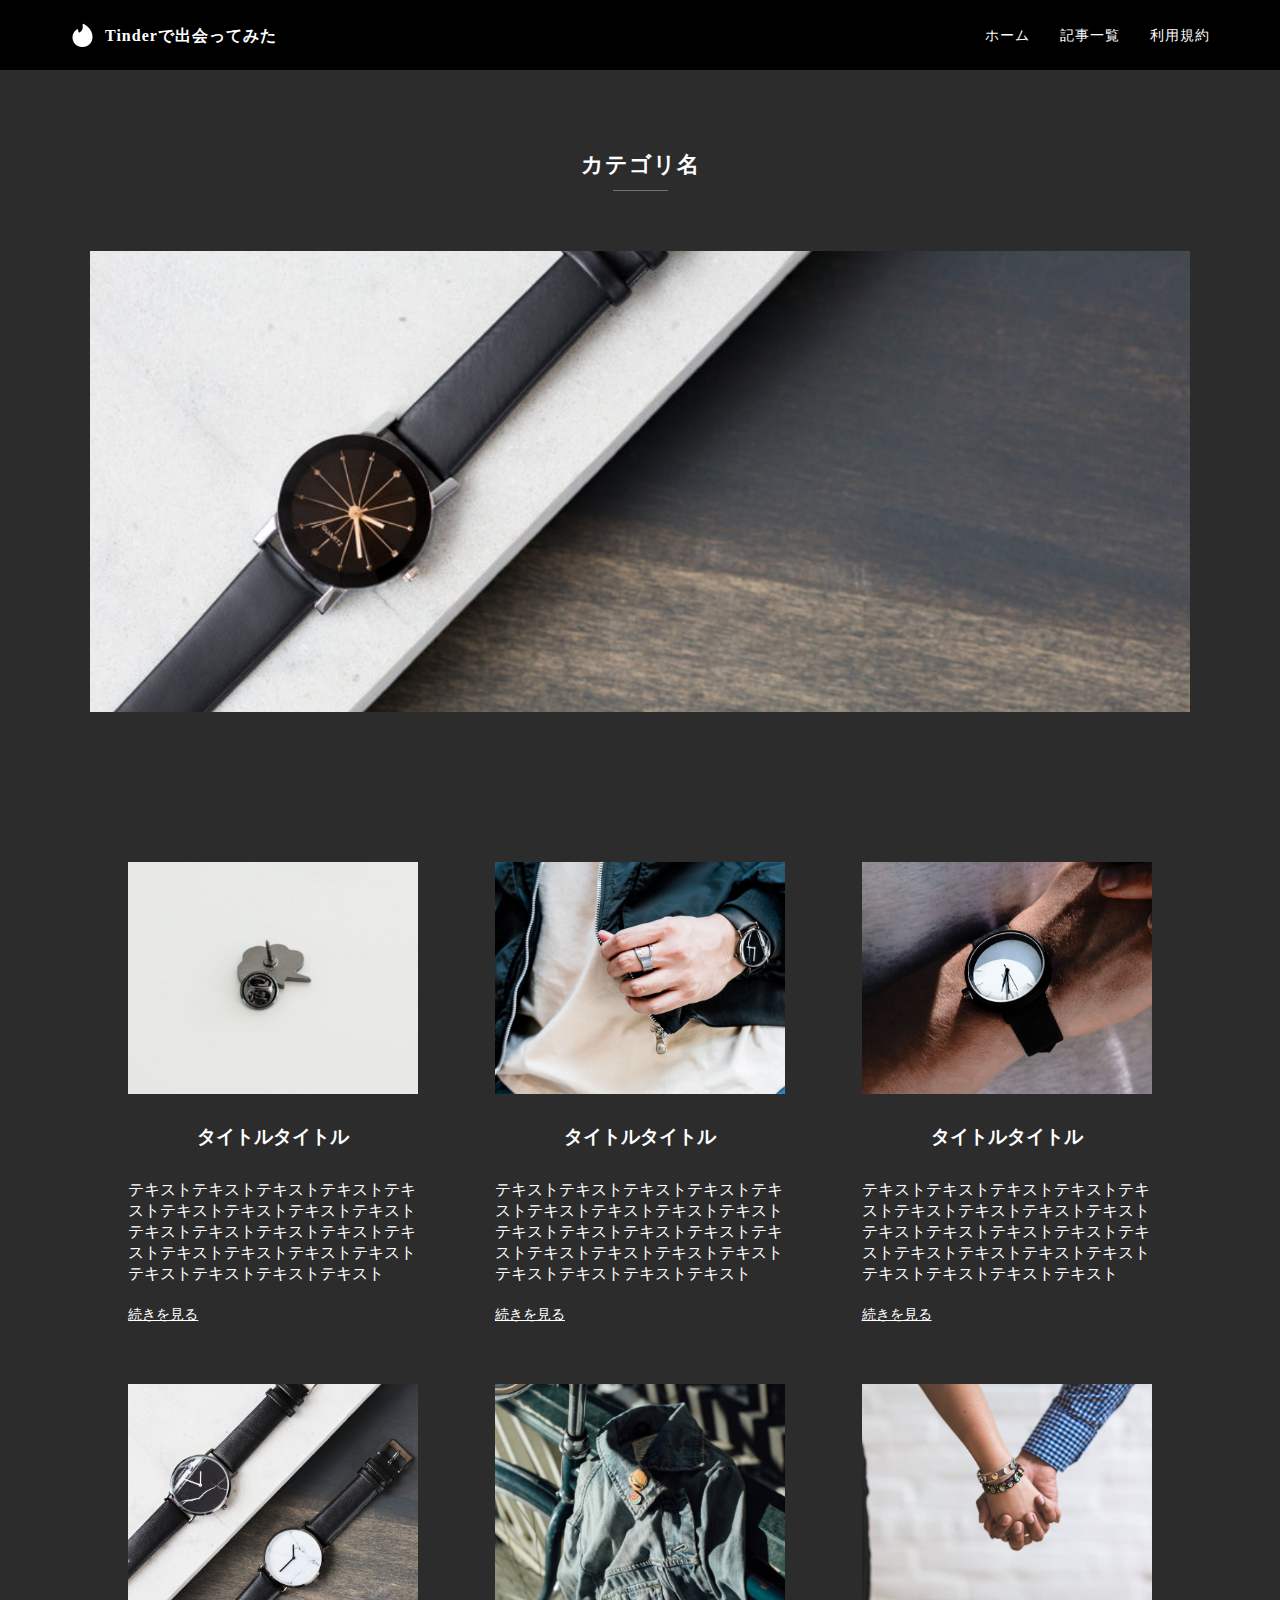
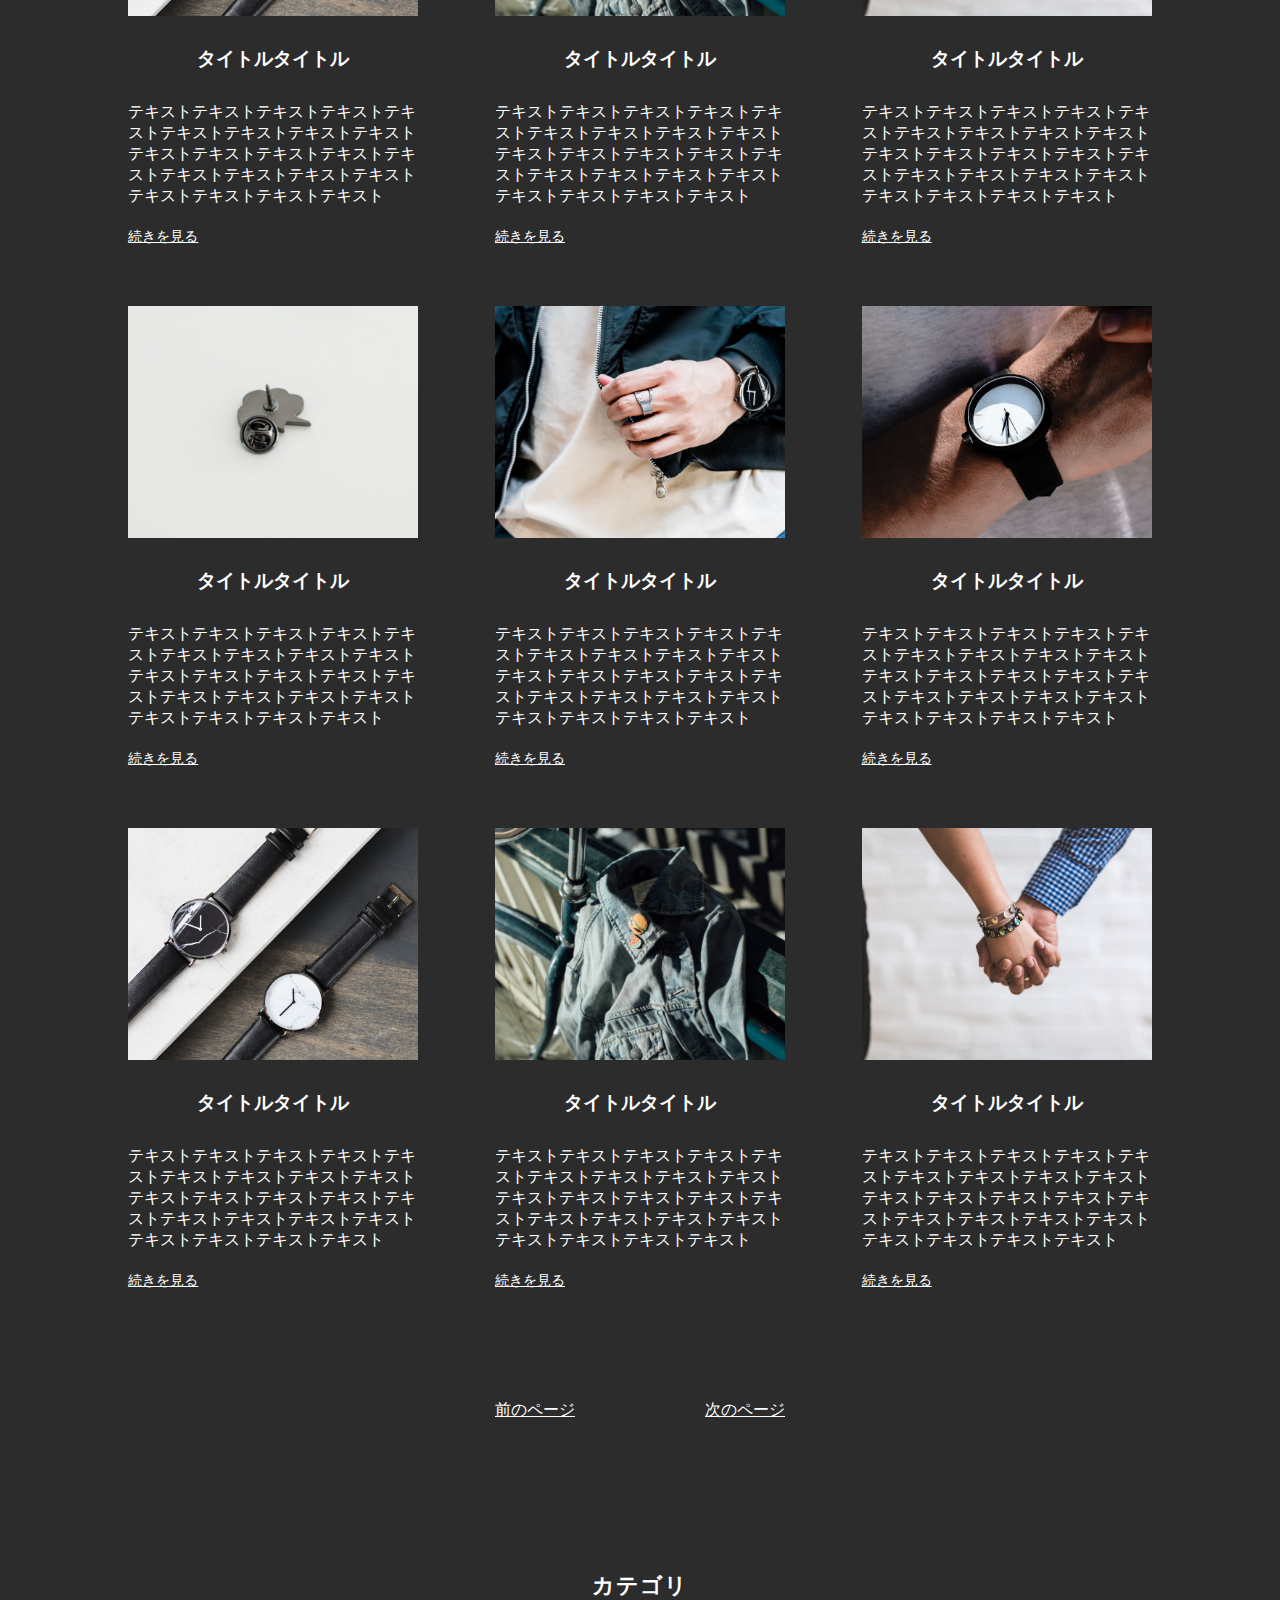
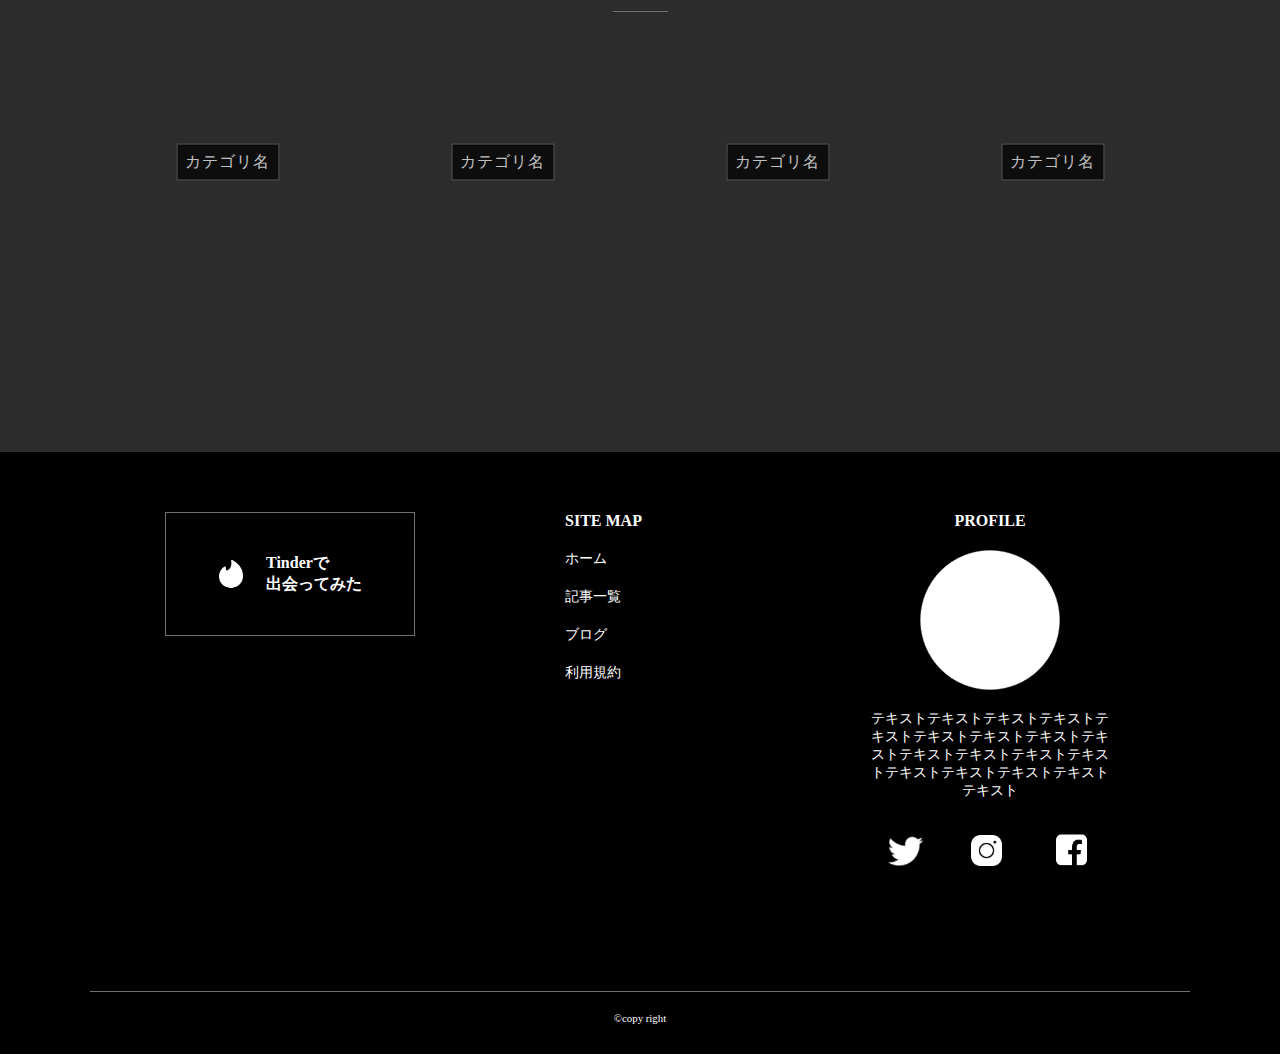
<file: category4.html>
<!DOCTYPE html>
<html lang="ja">
<head>
    <meta charset="UTF-8">
    <meta http-equiv="X-UA-Compatible" content="IE=edge">
    <meta name="viewport" content="width=device-width, initial-scale=1.0">
    <meta name="description" content="Tinderで出会ってみた">
    <link rel="stylesheet" href="reset.css">
    <link rel="stylesheet" href="style.css">
    <link rel="icon" href="https://yasu-works.github.io/coconara-works2/icons8.png">
    <!-- タイトル名 -->
    <title>カテゴリ名|Tinderで出会ってみた</title>
    <script src="https://ajax.googleapis.com/ajax/libs/jquery/2.1.4/jquery.min.js"></script>
</head>
<body>
    <!-- ヘッダー -->
    <header id="header">
        <div class="header-wrapper">
            <div class="site-title">
                <a href="https://yasu-works.github.io/coconara-works2/">
                    <img class="icon" src="https://yasu-works.github.io/coconara-works2/icons8.png" alt="Tinder白アイコン">
                    <h1>Tinderで出会ってみた</h1>
                </a>
            </div>

            <!-- ハンバーガーメニューボタン -->
            <div id="toggle_btn" class="toggle_btn pc-toogle">
                <span></span>
                <span></span>
                <span></span>
            </div>

            <div id="modal" class="modal-sp"></div>


            <!-- PC用ハンバーガーメニュー -->
            <nav>
                <ul class="pc-navmenu">
                    <li><a href="https://yasu-works.github.io/coconara-works2">ホーム</a></li>
                    <li><a href="https://yasu-works.github.io/coconara-works2/archive.html">記事一覧</a></li>
                    <li><a href="https://yasu-works.github.io/coconara-works2/terms-of-service.html">利用規約</a></li>
                </ul>
            </nav>

            <!-- SP用ハンバーガーメニュー -->
            <ul id="menu" class="menu-sp">
                <li><a href="https://yasu-works.github.io/coconara-works2">ホーム</a></li>
                <li><a href="https://yasu-works.github.io/coconara-works2/archive.html">記事一覧</a></li>
                <li><a href="https://yasu-works.github.io/coconara-works2/terms-of-service.html">利用規約</a></li>
            </ul>
        </div>
    </header>

    <main>
        <!-- コンテンツ部分のワッパー（横幅指定） -->
        <div class="contents-wrapper">
            <section class="archive-title">
                <!-- 記事一覧タイトル -->
                <div>
                    <h3 class="section-title">カテゴリ名<span class="title-border"></span></h3>
                </div>
                <div>
                    <img class="pc-img" src="https://yasu-works.github.io/coconara-works2/category-img-pc4.png" alt="カテゴリの画像PC表示">
                    <img class="sp-img" src="https://yasu-works.github.io/coconara-works2/category-img-sp4.png" alt="カテゴリの画像SP表示">
                </div>
            </section>

            <!-- 最新記事コンテンツ -->
            <section class="archive-new">
                <div>
                    <!-- ブログリスト -->
                    <ul class="blog-list">
                        <li class="blog-item">
                            <a href="https://yasu-works.github.io/coconara-works2/blog.html">
                                <img src="https://yasu-works.github.io/coconara-works2/archive-img1.png" alt="ブログイメージ画像">
                                <h4>タイトルタイトル</h4>
                            </a>
                            <p>テキストテキストテキストテキストテキストテキストテキストテキストテキストテキストテキストテキストテキストテキストテキストテキストテキストテキストテキストテキストテキストテキスト</p>
                            <a class="next-page" href="https://yasu-works.github.io/coconara-works2/blog.html">続きを見る</a>
                        </li>
                        <li class="blog-item">
                            <a href="https://yasu-works.github.io/coconara-works2/blog.html">
                                <img src="https://yasu-works.github.io/coconara-works2/archive-img2.png" alt="ブログイメージ画像">
                                <h4>タイトルタイトル</h4>
                            </a>
                            <p>テキストテキストテキストテキストテキストテキストテキストテキストテキストテキストテキストテキストテキストテキストテキストテキストテキストテキストテキストテキストテキストテキスト</p>
                            <a class="next-page" href="https://yasu-works.github.io/coconara-works2/blog.html">続きを見る</a>
                        </li>
                        <li class="blog-item">
                            <a href="https://yasu-works.github.io/coconara-works2/blog.html">
                                <img src="https://yasu-works.github.io/coconara-works2/archive-img3.png" alt="ブログイメージ画像">
                                <h4>タイトルタイトル</h4>
                            </a>
                            <p>テキストテキストテキストテキストテキストテキストテキストテキストテキストテキストテキストテキストテキストテキストテキストテキストテキストテキストテキストテキストテキストテキスト</p>
                            <a class="next-page" href="https://yasu-works.github.io/coconara-works2/blog.html">続きを見る</a>
                        </li>
                        <li class="blog-item">
                            <a href="https://yasu-works.github.io/coconara-works2/blog.html">
                                <img src="https://yasu-works.github.io/coconara-works2/archive-img4.png" alt="ブログイメージ画像">
                                <h4>タイトルタイトル</h4>
                            </a>
                            <p>テキストテキストテキストテキストテキストテキストテキストテキストテキストテキストテキストテキストテキストテキストテキストテキストテキストテキストテキストテキストテキストテキスト</p>
                            <a class="next-page" href="https://yasu-works.github.io/coconara-works2/blog.html">続きを見る</a>
                        </li>
                        <li class="blog-item">
                            <a href="https://yasu-works.github.io/coconara-works2/blog.html">
                                <img src="https://yasu-works.github.io/coconara-works2/archive-img5.png" alt="ブログイメージ画像">
                                <h4>タイトルタイトル</h4>
                            </a>
                            <p>テキストテキストテキストテキストテキストテキストテキストテキストテキストテキストテキストテキストテキストテキストテキストテキストテキストテキストテキストテキストテキストテキスト</p>
                            <a class="next-page" href="https://yasu-works.github.io/coconara-works2/blog.html">続きを見る</a>
                        </li>
                        <li class="blog-item">
                            <a href="https://yasu-works.github.io/coconara-works2/blog.html">
                                <img src="https://yasu-works.github.io/coconara-works2/archive-img6.png" alt="ブログイメージ画像">
                                <h4>タイトルタイトル</h4>
                            </a>
                            <p>テキストテキストテキストテキストテキストテキストテキストテキストテキストテキストテキストテキストテキストテキストテキストテキストテキストテキストテキストテキストテキストテキスト</p>
                            <a class="next-page" href="https://yasu-works.github.io/coconara-works2/blog.html">続きを見る</a>
                        </li>
                        <li class="blog-item">
                            <a href="https://yasu-works.github.io/coconara-works2/blog.html">
                                <img src="https://yasu-works.github.io/coconara-works2/archive-img1.png" alt="ブログイメージ画像">
                                <h4>タイトルタイトル</h4>
                            </a>
                            <p>テキストテキストテキストテキストテキストテキストテキストテキストテキストテキストテキストテキストテキストテキストテキストテキストテキストテキストテキストテキストテキストテキスト</p>
                            <a class="next-page" href="https://yasu-works.github.io/coconara-works2/blog.html">続きを見る</a>
                        </li>
                        <li class="blog-item">
                            <a href="https://yasu-works.github.io/coconara-works2/blog.html">
                                <img src="https://yasu-works.github.io/coconara-works2/archive-img2.png" alt="ブログイメージ画像">
                                <h4>タイトルタイトル</h4>
                            </a>
                            <p>テキストテキストテキストテキストテキストテキストテキストテキストテキストテキストテキストテキストテキストテキストテキストテキストテキストテキストテキストテキストテキストテキスト</p>
                            <a class="next-page" href="https://yasu-works.github.io/coconara-works2/blog.html">続きを見る</a>
                        </li>
                        <li class="blog-item">
                            <a href="https://yasu-works.github.io/coconara-works2/blog.html">
                                <img src="https://yasu-works.github.io/coconara-works2/archive-img3.png" alt="ブログイメージ画像">
                                <h4>タイトルタイトル</h4>
                            </a>
                            <p>テキストテキストテキストテキストテキストテキストテキストテキストテキストテキストテキストテキストテキストテキストテキストテキストテキストテキストテキストテキストテキストテキスト</p>
                            <a class="next-page" href="https://yasu-works.github.io/coconara-works2/blog.html">続きを見る</a>
                        </li>
                        <li class="blog-item">
                            <a href="https://yasu-works.github.io/coconara-works2/blog.html">
                                <img src="https://yasu-works.github.io/coconara-works2/archive-img4.png" alt="ブログイメージ画像">
                                <h4>タイトルタイトル</h4>
                            </a>
                            <p>テキストテキストテキストテキストテキストテキストテキストテキストテキストテキストテキストテキストテキストテキストテキストテキストテキストテキストテキストテキストテキストテキスト</p>
                            <a class="next-page" href="https://yasu-works.github.io/coconara-works2/blog.html">続きを見る</a>
                        </li>
                        <li class="blog-item">
                            <a href="https://yasu-works.github.io/coconara-works2/blog.html">
                                <img src="https://yasu-works.github.io/coconara-works2/archive-img5.png" alt="ブログイメージ画像">
                                <h4>タイトルタイトル</h4>
                            </a>
                            <p>テキストテキストテキストテキストテキストテキストテキストテキストテキストテキストテキストテキストテキストテキストテキストテキストテキストテキストテキストテキストテキストテキスト</p>
                            <a class="next-page" href="https://yasu-works.github.io/coconara-works2/blog.html">続きを見る</a>
                        </li>
                        <li class="blog-item">
                            <a href="https://yasu-works.github.io/coconara-works2/blog.html">
                                <img src="https://yasu-works.github.io/coconara-works2/archive-img6.png" alt="ブログイメージ画像">
                                <h4>タイトルタイトル</h4>
                            </a>
                            <p>テキストテキストテキストテキストテキストテキストテキストテキストテキストテキストテキストテキストテキストテキストテキストテキストテキストテキストテキストテキストテキストテキスト</p>
                            <a class="next-page" href="https://yasu-works.github.io/coconara-works2/blog.html">続きを見る</a>
                        </li>
                    </ul>
                    <ul class="blog-page-link">
                        <li><a href="">前のページ</a></li>
                        <li><a href="">次のページ</a></li>
                    </ul>
                </div>
            </section>



            <!-- カテゴリ -->
            <section class="category">
                <div>
                    <h3 class="section-title">カテゴリ<span class="title-border"></span></h3>
                </div>
                <div>
                    <ul class="category-list">
                        <a href="https://yasu-works.github.io/coconara-works2/category1.html">
                            <li class="category-item category-img1">
                                <p>カテゴリ名</p>
                            </li>
                        </a>
                        <a href="https://yasu-works.github.io/coconara-works2/category2.html">
                            <li class="category-item category-img2">
                                <p>カテゴリ名</p>
                            </li>
                        </a>
                        <a href="https://yasu-works.github.io/coconara-works2/category3.html">
                            <li class="category-item category-img3">
                                <p>カテゴリ名</p>
                            </li>
                        </a>
                        <a href="https://yasu-works.github.io/coconara-works2/category4.html">
                            <li class="category-item category-img4">
                                <p>カテゴリ名</p>
                            </li>
                        </a>
                    </ul>
                </div>
            </section>
        </div>
    </main>

    <!-- フッター -->
    <footer id="footer" class="footer-wrapper">
        <nav class="footer-nav">
            <ul class="footer-item">
                <!-- ブログタイトル -->
                <li class="footer-itemlist">
                    <div class="footer-title">
                        <img src="https://yasu-works.github.io/coconara-works2/icons8.png" alt="Tinder白アイコン">
                        <h1>Tinderで<br>出会ってみた</h1>
                    </div>
                </li>
                <div class="ft-flex">
                    <!-- サイトマップ -->
                    <div class="footer-columm-reverse">
                        <li class="footer-itemlist ft-sitemap">
                            <h3>SITE MAP</h3>
                            <ul class="site-map">
                                <a href="https://yasu-works.github.io/coconara-works2"><li>ホーム</li></a>
                                <a href="https://yasu-works.github.io/coconara-works2/archive.html"><li>記事一覧</li></a>
                                <a href="https://yasu-works.github.io/coconara-works2/blog.html"><li>ブログ</li></a>
                                <a href="https://yasu-works.github.io/coconara-works2/terms-of-service.html"><li>利用規約</li></a>
                            </ul>
                        </li>
                    </div>
                    <div class="footer-columm-revers">
                        <!-- フッター：プロフィール -->
                        <li class="footer-itemlist ft-profile-center">
                            <h4>PROFILE</h4>
                            <img class="ft-pr-ic" src="https://yasu-works.github.io/coconara-works2/profile-img-sample.png" alt="プロフィール画像">
                            <p class="ft-profile-text">テキストテキストテキストテキストテキストテキストテキストテキストテキストテキストテキストテキストテキストテキストテキストテキストテキストテキスト</p>
                            <h3 class="ft-link-text">LINK</h3>
                            <!-- SNSアイコンリスト -->
                            <ul class="sns-icon-list">
                                <li><a href="#"><img src="https://yasu-works.github.io/coconara-works2/icons8-ツイッター-50.png" alt="Twitterアイコン"></a></li>
                                <li><a href="#"><img src="https://yasu-works.github.io/coconara-works2/icons8-インスタグラム-50.png" alt="Instagramアイコン"></a></li>
                                <li><a href="#"><img class="facebook-icon" src="https://yasu-works.github.io/coconara-works2/icons8-フェイスブック-64.png" alt="Facebookアイコン"></a></li>
                            </ul>
                        </li>
                    </div>
                </div>
            </ul>
        </nav>
        <p class="copyright">&copy;copy right</p>
    </footer>
    <script src="./hamburger.js"></script>
</body>
</html>
</file>
<file: style.css>
@charset "UTF-8";

/* ------------------------------------
body
------------------------------------ */
a {
    text-decoration: none;
    color: #fff;
}

a:hover {
    opacity: 0.7;
}

body {
    background-color: #2C2C2C;
}

/* ------------------------------------
共通部分
------------------------------------ */
.contents-wrapper {
    width: 1100px;
    margin: 0 auto;
    color: #fff;
}

/* ------------------------------------
Header 
------------------------------------ */
#header {
    height: 70px;
    background-color: #000000;
    color: #fff;
    position: fixed;
    top: 0;
    width: 100%;
    z-index: 1;
}

#header h1 {
    letter-spacing: 1px;
}

.pc-navmenu {
    display: flex;
}

#header div ul li a {
    color: #fff;
    font-size: 0.875rem;
    padding-left: 30px;
    letter-spacing: 1px;
}

.header-wrapper {
    margin: 0 auto;
    padding: 0 70px;
    display: flex;
    justify-content: space-between;
    align-items: center;
    line-height: 70px;
}

.icon {
    height: 25px;
    width: 25px;
}

.site-title a {
    display: flex;
    align-items: center;
}

.site-title h1 {
    padding-left: 10px;
}

#menu {
    display: none;
}

/* ------------------------------------
ハンバーガーボタン
------------------------------------ */
.toggle_btn span {
    display: block;
    position: absolute;
    width: 30px;
    height: 2px;
    background-color: #ffffffdd;
    border-radius: 4px;
    transition: all 0.5s;
}

.toggle_btn {
    opacity: 0.7;
    z-index: 30;
}

.toggle_btn .toggle_btn-black-color {
    /* background-color: #FF0000; */
}

/*
1本目の線の位置を設定
  */
.toggle_btn span:nth-child(1) {
    top: 24px;
}
/*
2本目の線の位置を設定
  */
.toggle_btn span:nth-child(2) {
    bottom: 22px;
}
/*
3本目の線の位置を設定
  */
.toggle_btn span:nth-child(3) {
    bottom: 33px;
}
/* PC時ハンバーガーメニュー非表示 */
.pc-toogle {
    display: none;
}

/* ------------------------------------
閉じるボタン:変形処理
------------------------------------ */
.toggle_btn.active-close-btn span:nth-child(1) {
    top: 34px;
    right: 20px;
    background :#000000;
    transform: rotate(-45deg);
}

.toggle_btn.active-close-btn span:nth-child(2) {
    display: none;
}
.toggle_btn.active-close-btn span:nth-child(3) {
    top: 34px;
    background: #000000;
    transform: rotate(45deg);
}


/* ------------------------------------
閉じるボタン
------------------------------------ */
.close_btn span {
    display: block;
    position: absolute;
    width: 30px;
    height: 2px;
    background-color: #707070;
    border-radius: 4px;
    transition: all 0.5s;
}

.close_btn span:nth-child(1) {
    top: 24px;
}

.close_btn span:nth-child(2) {
    top: 46px;
}

/* ------------------------------------
モーダル
------------------------------------ */
/* ハンバーガーメニューを非表示 */
.menu-sp {
    display: none; 
}

 /* モーダルを非表示 */

.modal-sp {
    display: none;
}


/* ------------------------------------
Footer
------------------------------------ */
#footer {
    color: #fff;
    background-color: #000000;
    width: 100%;
    padding-bottom: 30px;
}

.footer-item {
    display: flex;
    justify-content: space-around;
    margin: 0 auto;
}

.footer-itemlist {
    width: 250px;
}

.footer-title {
    display: flex;
    border: 0.5px solid #707070;
    padding: 40px 40px 40px 50px;
    align-items: center;
}

.footer-title img {
    width: 30px;
    height: 30px;
}

.footer-nav {
    padding-top: 60px;
    width: 1100px;
    margin: 0 auto;
    padding-bottom: 120px;
    border-bottom: 0.5px solid #707070
}

.site-map li {
    font-size: 0.875rem;
    margin-top: 20px;
}

.footer-title h1 {
    padding-left: 20px;
}

.sns-icon-list {
    display: flex;
    justify-content: space-around;
    margin: 30px auto 0 auto;
    align-items: center;
}

.sns-icon-list img {
    width: 35px;
    height: auto;
}

.footer-itemlist h4 {
    text-align: center;
}

.ft-pr-ic{
    width: 140px;
    height: auto;
    margin: 20px auto;
}

.ft-profile-center {
    text-align: center;
}

.footer-itemlist p {
    font-size: 0.875rem;
}

.copyright {
    text-align: center;
    margin-top: 20px;
    font-size: 0.675rem;
}

.ft-flex {
    display: flex;
    justify-content: space-between;
    width: 550px;
}

.ft-link-text {
    display: none;
}

.facebook-icon {
    width: 41px!important;
}

/* ------------------------------------
mainvisual
------------------------------------ */
.main-visual {
    background-image: url(https://yasu-works.github.io/test-up1/pexels-manu-mangalassery-1077469.jpg);
    height: 100vh;
    background-size: cover;
    position: relative;
    width: 100%;
}

.main-visual-sp {
    display: none;
}

.main-visual h2 {
    position: absolute;
    top: 50%;
    left: 50%;
    transform: translate(-50%, -50%);
    -webkit-transform: translate(-50%, -50%);
    -ms-transform: translate(-50%, -50%);
    padding: 20px 100px;
    background-color: #000;
    color: #fff;
    font-size: 1.375rem;
    opacity: 0.7;
    border: solid 0.5px #707070;
    letter-spacing: 1px;
}

.main-title {
    display: flex;
}

.main-title-img {
    width: 30px;
    height: auto;
    margin-right: 20px;
}

/* ------------------------------------
ブログコンセプト
------------------------------------ */
.consept {
    margin: 200px auto 200px;
    text-align: center;
}

.section-title {
    font-size: 1.375rem;
    margin-bottom: 50px;
    letter-spacing: 1px;
    text-align: center;
    padding-bottom: 10px;
    width: 100%;
}

.title-border {
    border-bottom: 1px solid #707070;
    display: block;
    width:5%;
    margin: 10px auto 0 auto;
}

.section-text {
    letter-spacing: 1px;
    line-height: 1.7em;
    text-align: center;
}

/* ------------------------------------
記事一覧
------------------------------------ */
.sp-img {
    display: none;
}

.blog-archive {
    margin-bottom: 200px;
}

.blog-item {
    width: 290px;
    margin-bottom: 60px;
}

.blog-item h4 {
    text-align: center;
    margin-bottom: 30px;
    margin-top: 30px;
}

.blog-list {
    display: flex;
    justify-content: space-around;
    flex-wrap: wrap;
}

.blog-item p {
    margin-bottom: 20px;
}

.next-page {
    color: #fff;
    font-size: 0.875rem;
    text-decoration: underline;
}

.archive-link {
    text-align: center;
    margin-top: 50px;
}

.archive-link a {
    color: #fff;
    font-size: 0.875rem;
    text-decoration: underline;
}

/* ------------------------------------
カテゴリ
------------------------------------ */
.category-list {
    display: flex;
    justify-content: space-around;
}

.category-item {
    width: 250px;
    height: 180px;
    position: relative;
}

.category-item p {
    position: absolute;
    top: 50%;
    left: 50%;
    transform: translate(-50%, -50%);
    -webkit-transform: translate(-50%, -50%);
    -ms-transform: translate(-50%, -50%);
    padding: 7px 8px;
    background-color: #000;
    color: #fff;
    font-size: 0.975rem;
    opacity: 0.7;
    border: solid 0.5px #707070;
    letter-spacing: 1px;
}

.category-img1 {
    background-image: url(https://yasu-works.github.io/test-up1/category-img1.png);
    background-size: cover;
}

.category-img2 {
    background-image: url(https://yasu-works.github.io/test-up1/category-img2.png);
    background-size: cover;
}

.category-img3 {
    background-image: url(https://yasu-works.github.io/test-up1/category-img3.png);
    background-size: cover;
}

.category-img4 {
    background-image: url(https://yasu-works.github.io/test-up1/category-img4.png);
    background-size: cover;
}

.category {
    margin-bottom: 200px;
}

/* ------------------------------------
記事一覧ページ
------------------------------------ */
.archive-title {
    margin-top: 150px;
    margin-bottom: 150px;
}

.archive-like {
    margin-top: 100px;
    margin-bottom: 100px;
}

/* ------------------------------------
Blogページ
------------------------------------ */
.blog-title {
    margin-top: 150px;
}

.blog-title h3 {
    color: #fff;
}

.main-wrapper{
    width: 800px;
}

.blog-contents h2 {
    margin-top: 50px;
    margin-bottom: 30px;
    font-size: 1.275rem;
    letter-spacing: 1px;
}

.blog-contents p {
    letter-spacing: 1px;
    margin-bottom: 40px;
    line-height: 1.7;
}

.sidebar {
    width: 250px;
}

.blog-flex {
    display: flex;
    justify-content: space-between;
}

.blog-profile {
    border: 0.5px solid #707070;
    padding: 50px 30px 40px 30px;
    text-align: center;
}

.blog-profile img {
    width: 150px;
    height: auto;
}

.blog-profile h3 {
    margin: 30px auto;
    letter-spacing: 1px;
}

.blog-profile p {
    font-size: 0.875rem;
    letter-spacing: 1px;
    line-height: 1.5;
}

.blog-pr-icons img {
    width: 35px;
    height: auto;
}

.blog-pr-icons {
    display: flex;
    justify-content: space-around;
    margin-top: 20px;
    align-items: center;
}

.sidebar-blog {
    margin-top: 50px;
}

.blog-page-link {
    display: flex;
    justify-content: center;
    margin-top: 50px;
    margin-bottom: 150px;
}

.blog-page-link li:first-child {
    margin-right: 130px;
}

.blog-page-link a {
    color: #fff;
    text-decoration: underline;
}

.sp-bloglist-active {
    display: none;
}

.blog-item a h4 {
    font-size: 1.175rem;
    text-decoration: none !important;
}

/* ------------------------------------
利用規約ページ
------------------------------------ */
.tos-title {
    margin-top: 150px;
}

.terms-contents {
    margin-bottom: 150px;
}

.terms-block {
    letter-spacing: 1px;
    margin-bottom: 50px;
}

.terms-block h4 {
    font-size: 1.275rem;
    border-bottom: 2.5px solid #707070;
    padding: 0 0 10px 10px;
    margin-bottom: 10px;
}

.sp-br {
    display: none;
}

/* ----------------------------------------
カテゴリページ
---------------------------------------- */
.category-page-margin {
    margin-bottom: 100px;
}

.category-title-block-pc {
    position: relative;
    width: 1100px;
    margin: 0 auto
}

.category-title-pc {
    font-size: 1.875rem;
    border: 1px solid #707070;
    position: absolute;
    letter-spacing: 1px;
    padding: 15px 50px;
    background-color: #000000;
    opacity: 0.7;
    position: absolute;
    top: 50%;
    left: 50%;
    transform: translate(-50%, -50%);
    -webkit-transform: translate(-50%, -50%);
    -ms-transform: translate(-50%, -50%);
}

.category-title-block-sp {
    display: none;
}


/* ----------------------------------------
SP
---------------------------------------- */
@media screen and (max-width:900px) {
    .header-wrapper nav {
        display: none;
    }

    .header-wrapper {
        width: 90%;
        padding: 0;
        justify-content: space-between;
        display: flex;
    }

    .toggle_btn {
        padding-right: 30px;
    }

    .pc-toogle {
        display: block;
    }

    .site-title {
        justify-content: space-between;
        padding-left: 10px;
    }

    .icon {
        height: auto;
        width: 20px;
    }

    .site-title h1 {
        font-size: 1.075rem;
        padding-left: 15px;
    }

    .contents-wrapper {
        width: 90%;
    }

/* ----------------------------------------
main contents：sp
---------------------------------------- */
    .main-visual {
        display: none;
    }

    .main-visual-sp {
        display: block;
        margin-top: 70px;
    }

    .consept {
        margin-top: 100px;
    }

    .main-visual {
        height: 300px;
        margin-top: 70px;
    }

    .main-visual h2 {
        display: none;
    }

    .main-title {
        display: none;
    }

    .section-text {
        margin: 0 auto;
    }    
    
    .sp-consept-text {
        max-width: 300px;
    }
    
    .blog-item {
        width: 150px;
    }

    .blog-item h4 {
        text-align: left;
    }

    .archive-link {
        margin-top: 30px;
    }

    .category-list {
        flex-wrap: wrap;
    }

    .category-item {
        width: 150px;
        height: 120px;
        margin-bottom: 30px;
    }

    .category-item p {
        padding: 7px 15px;
        font-size: 0.775rem;
        letter-spacing: 1px;
        width: 100px;
    }

    .category {
        margin-bottom: 100px;
    }
/* ----------------------------------------
footer:SP
---------------------------------------- */
    .footer-nav {
        width: 100%;
        flex-direction: column;
    }

    .footer-item {
        flex-direction: column;
    }

    .footer-nav {
        width: 80%;
    }

    .footer-title {
        margin-bottom: 50px;
    }

    .footer-itemlist {
        margin: 0 auto;
    }

    .footer-columm-reverse {
        flex-direction: column-reverse;
    }

    .ft-profile-center {
        margin-top: 60px;
    }

    .ft-flex {
        flex-direction: column-reverse;
        width: 80%;
        margin: 0 auto;
    }

    .ft-sitemap {
        margin-top: 80px;
    }

    .footer-nav {
        padding-bottom: 60px;
    }
    
    .ft-link-text {
        display: block;
        text-align: left;
        margin: 50px auto 20px auto;
    }

    .sns-icon-list {
        margin-top: 0;
    }

    .ft-profile-text {
        margin-top: 20px;
    }

    .ft-pr-ic {
        margin-top: 40px;
    }

    .sns-icon-list {
        justify-content: space-between;
    }

    .sns-icon-list img {
        width: 47px;
    }

    .facebook-icon {
        width: 54px!important;
    }

/* ----------------------------------------
SP：BLOG
---------------------------------------- */
    .blog-item h4 {
        margin-bottom: 15px;
    }

    .blog-item p {
        font-size: 0.875rem;
    }

    .sp-img {
        display: block;
    }

    .pc-img {
        display: none;
    }

    .blog-flex {
        flex-direction: column;
    }

    .main-wrapper {
        width: 90%;
        margin: 0 auto;
    }

    .blog-profile {
        display: none;
    }

    .sp-bloglist-active {
        display: block;
    }

    .blog-list {
        width: 100%;
    }

    .sidebar {
        width: 100%;
    }

    .blog-page-link {
        margin-top: 30px;
    }

    .blog-page-link li:first-child {
        margin-right: 70px;
    }
    

/* ----------------------------------------
SP：利用規約
---------------------------------------- */
    .terms-block p {
        padding: 0 10px;
    }


/* ----------------------------------------
SP：カテゴリページ
---------------------------------------- */
    .category-title-block-sp {
        display: block;
        position: relative;
    }

    .category-title-block-pc {
        display: none;
        margin: 0 auto;
        width: 90%;
    }

    .category-title-img-sp {
        width: 100%;
    }

    .category-title-sp {
        text-align: center;
        font-size: 1.875rem;
        position: absolute;
        border: 1px solid #707070;
        padding: 15px 10px;
        background-color: #000000;
        opacity: 0.7;
        width: 250px;
        top: 50%;
        left: 50%;
        transform: translate(-50%, -50%);
        -webkit-transform: translate(-50%, -50%);
        -ms-transform: translate(-50%, -50%);
    }

    .category-bottom {
        margin-bottom: 100px !important;
    }

/* ----------------------------------------
モーダルウィンドウ
---------------------------------------- */
 /* ハンバーガーメニュー */
.add-menu-sp{
    position: fixed; 
    top: 0;
    right: 0;
    background-color: #ffffffdd;
    display: block !important;
    width: 70%;
    height: 100vh;
    padding: 100px 0;
    z-index: 2; 
}

.add-close-btn {
    position: fixed;
    top: 10;
    right: 10;

}

.add-menu-sp li{
    font-weight: bold;
    margin: 0 auto;
    text-align: center;
}

.menu-sp li a {
    font-size: 1.275rem!important;
    color: #707070!important;
}

.add-modal-sp{
    position: fixed; 
    top: 0;
    left: 0;
    width: 100%;
    height: 100vh;
    display: block !important; 
    background-color: #000000aa;
    z-index: 1; 
}

}
</file>
